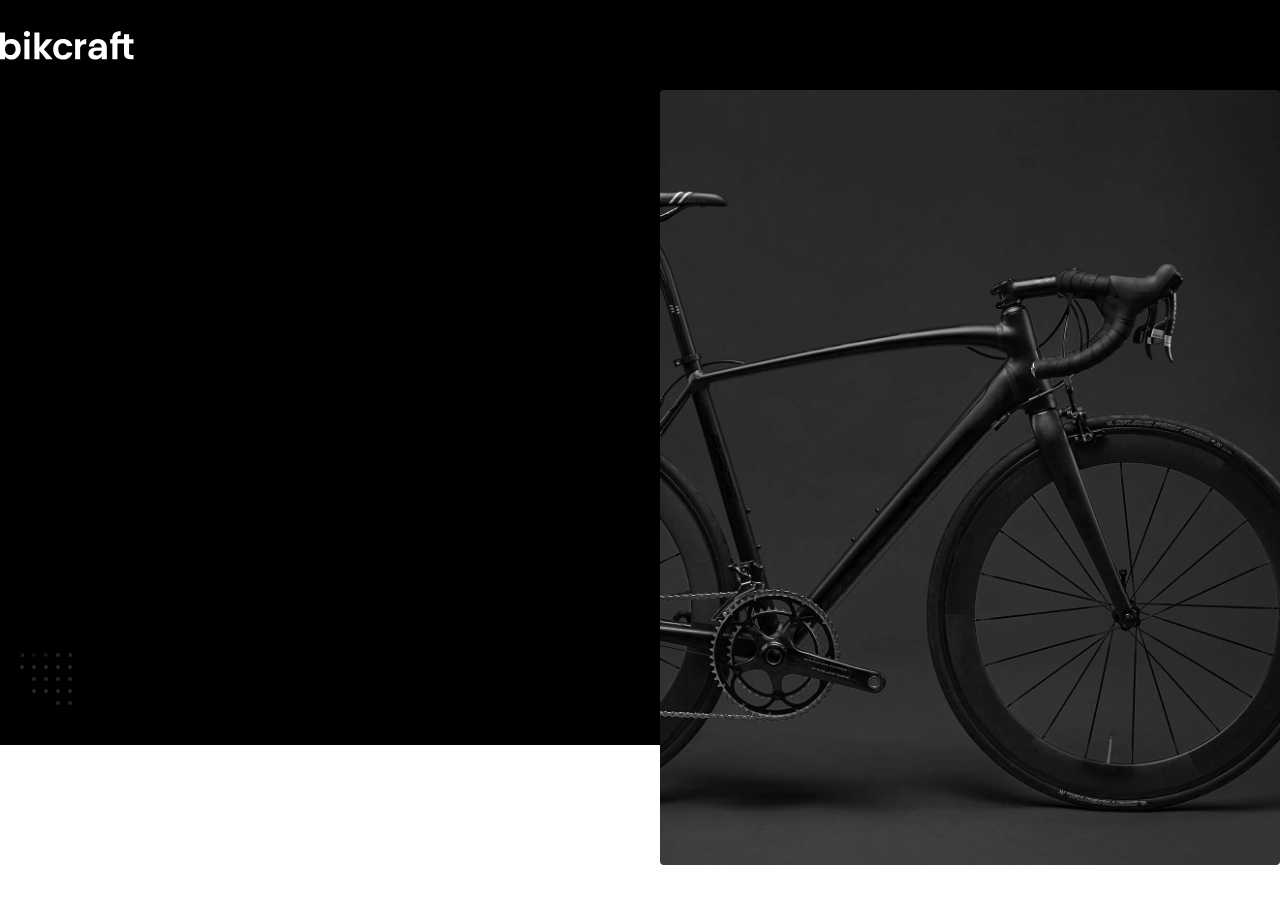
<file: index.html>
<!DOCTYPE html>
<html lang="pt-br">

<head>
  <meta charset="UTF-8">
  <meta name="viewport" content="width=device-width, initial-scale=1.0">

  <title>Bikcraft - Bicicletas Elétricas</title>
  <meta name="description" content="Bicicletas elétricas de alta precisão e qualidade,  feitas sob medida para o cliente. Explore o mundo na sua velocidade com a Bikcraft.">
  <link rel="stylesheet" href="./css/style.css">
</head>

<body>
  <header class="header-bg">
    <div class="header">
      <a href="./">
        <img src="./img/bikcraft.svg" alt="Bikcraft">
      </a>

      <nav aria-label="primaria">
        <ul class="header-menu">
          <li><a href="./bicicletas.html">Bicicletas</a></li>
          <li><a href="./seguros.html">Seguros</a></li>
          <li><a href="./contato.html">Contato</a></li>
        </ul>
      </nav>
    </div>
  </header>

  <main class="introducao-bg">
    <div class="introducao">
      <div class="introducao-conteudo">
        <h1>Bicicletas feitas sob medidas<span>.</span></h1>
        <p>Bicicletas elétricas de alta precisão e qualidade, feitas sob medida para você. Explore o mundo na sua velocidade com a Bikcraft.</p>
        <a href="./bicicletas.html">Escolha a sua</a>
      </div>
      <div><img src="./img/fotos/introducao.jpg" alt=""></div>
    </div>
  </main>
</body>

</html>
</file>
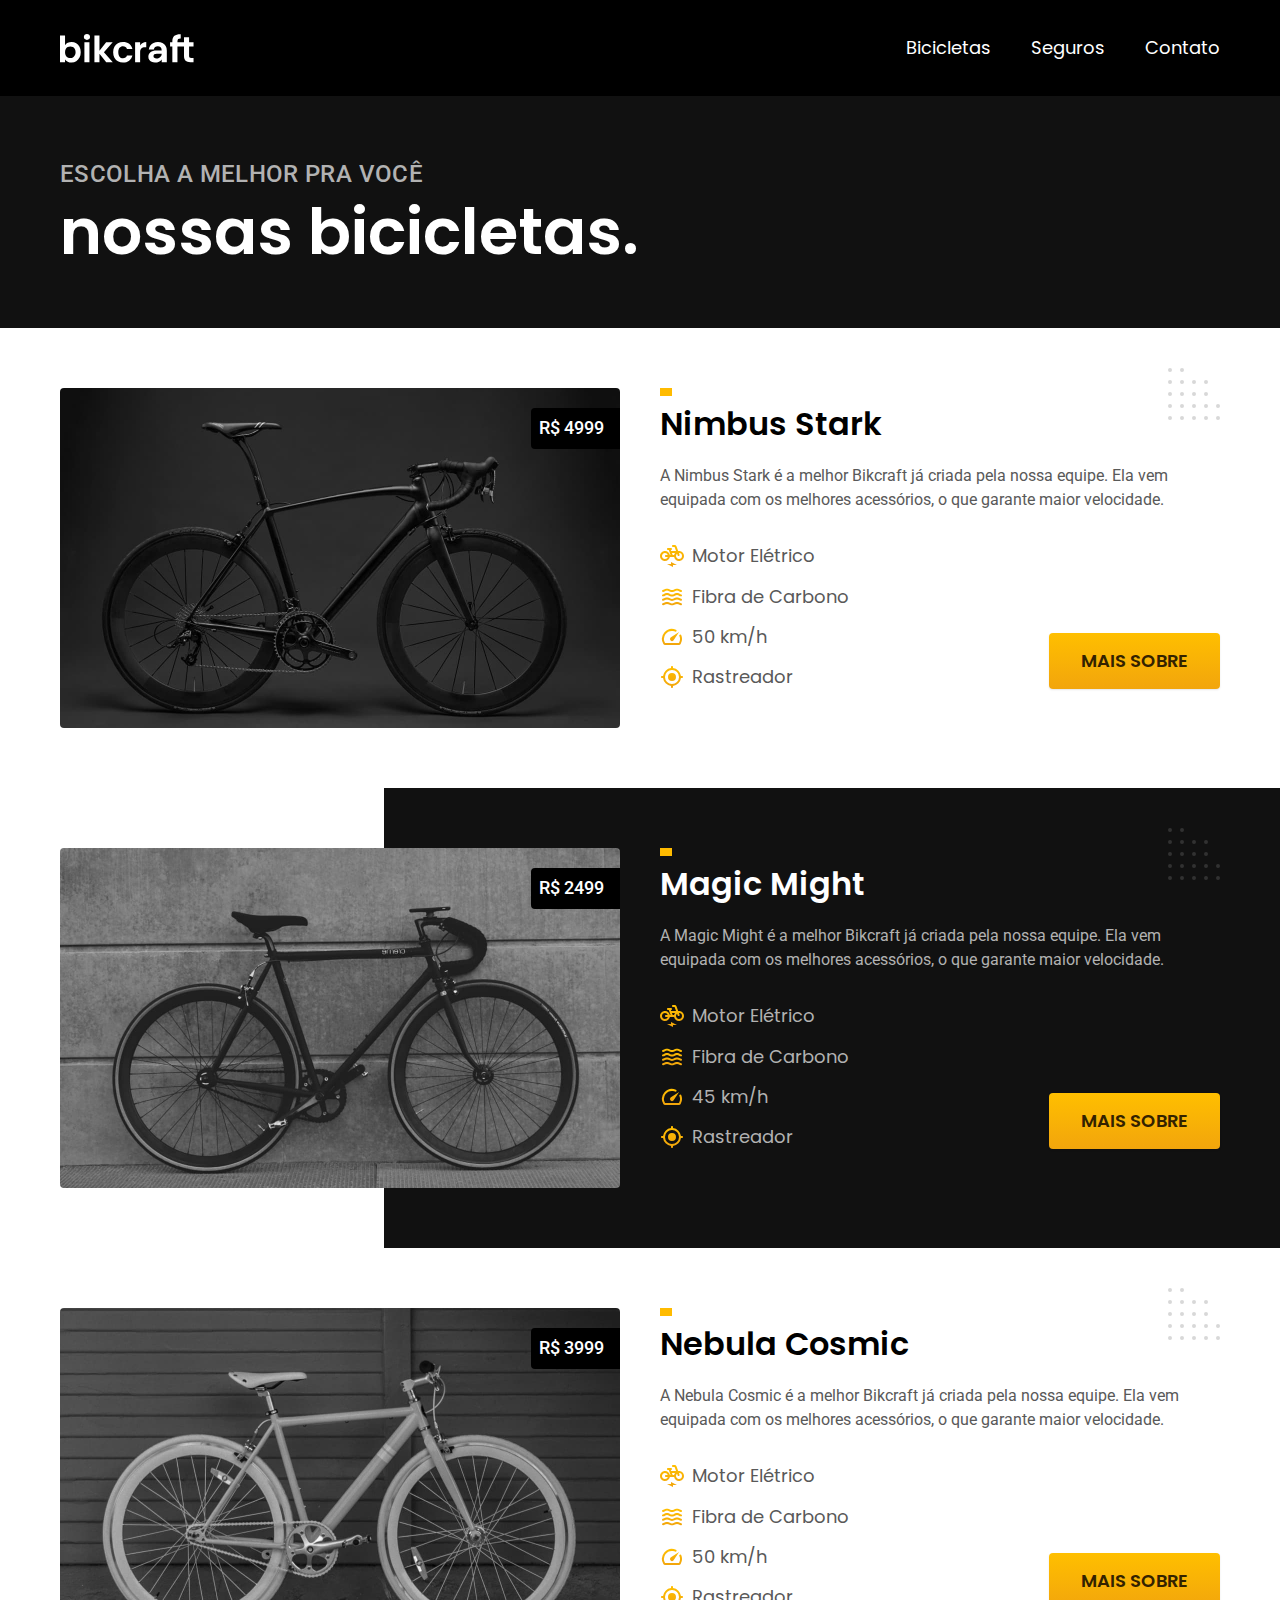
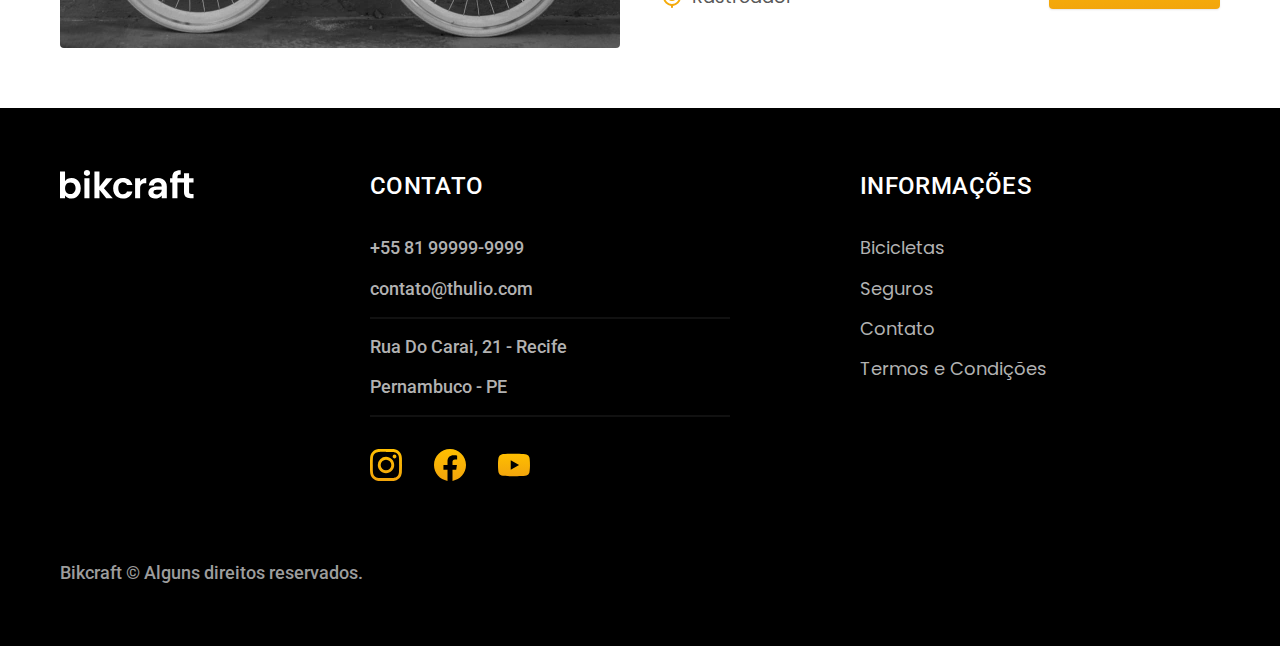
<file: bicicletas.html>
<!DOCTYPE html>
<html lang="pt-br">

<head>
  <meta charset="UTF-8">
  <meta name="viewport" content="width=device-width, initial-scale=1.0">

  <title>Bicicletas / Bikcraft</title>
  <meta name="description" content="Bicicletas elétricas de alta precisão e qualidade,  feitas sob medida para o cliente. Explore o mundo na sua velocidade com a Bikcraft.">

  <link rel="stylesheet" href="./css/style.css">
</head>

<body id="bicicletas">
  <header class="header-bg">
    <div class="header container">
      <a href="./">
        <img src="./img/bikcraft.svg" alt="Bikcraft">
      </a>

      <nav aria-label="primaria">
        <ul class="header-menu font-1-m cor-0">
          <li><a href="./bicicletas.html">Bicicletas</a></li>
          <li><a href="./seguros.html">Seguros</a></li>
          <li><a href="./contato.html">Contato</a></li>
        </ul>
      </nav>
    </div>
  </header>

  <main>
    <div class="titulo-bg">
      <div class="titulo container">
        <p class="font-2-l-b cor-5">Escolha a melhor pra você</p>
        <h1 class="font-1-xxl cor-0">nossas bicicletas<span cor-p1>.</span></h1>
      </div>
    </div>



    <div class="bicicletas container">
      <div class="bicicletas-imagem">
        <img src="./img/bicicletas/nimbus.jpg" alt="Bicicleta preta">
        <span class="font-2-m cor-0">R$ 4999</span>
      </div>
      <div class="bicicletas-conteudo">
        <h2 class="font-1-xl">Nimbus Stark</h2>
        <p class="font-2-s cor-8">A Nimbus Stark é a melhor Bikcraft já criada pela nossa equipe. Ela vem equipada com os melhores acessórios, o que garante maior velocidade.</p>
        <ul class="font-1-m cor-8">
          <li>
            <img src="./img/icones/eletrica.svg" alt="">
            Motor Elétrico
          </li>
          <li>
            <img src="./img/icones/carbono.svg" alt="">
            Fibra de Carbono
          </li>
          <li>
            <img src="./img/icones/velocidade.svg" alt="">
            50 km/h
          </li>
          <li>
            <img src="./img/icones/rastreador.svg" alt="">
            Rastreador
          </li>
        </ul>
        <a class="botao seta" href="./bicicletas/nimbus.html">Mais Sobre</a>
      </div>
    </div>

    <div class="bicicletas-bg">
      <div class="bicicletas container">
        <div class="bicicletas-imagem">
          <img src="./img/bicicletas/magic.jpg" alt="Bicicleta preta">
          <span class="font-2-m cor-0">R$ 2499</span>
        </div>
        <div class="bicicletas-conteudo">
          <h2 class="font-1-xl cor-0">Magic Might</h2>
          <p class="font-2-s cor-5">A Magic Might é a melhor Bikcraft já criada pela nossa equipe. Ela vem equipada com os melhores acessórios, o que garante maior velocidade.</p>
          <ul class="font-1-m cor-5">
            <li>
              <img src="./img/icones/eletrica.svg" alt="">
              Motor Elétrico
            </li>
            <li>
              <img src="./img/icones/carbono.svg" alt="">
              Fibra de Carbono
            </li>
            <li>
              <img src="./img/icones/velocidade.svg" alt="">
              45 km/h
            </li>
            <li>
              <img src="./img/icones/rastreador.svg" alt="">
              Rastreador
            </li>
          </ul>
          <a class="botao seta" href="./bicicletas/magic.html">Mais Sobre</a>
        </div>
      </div>
    </div>

    <div class="bicicletas container">
      <div class="bicicletas-imagem">
        <img src="./img/bicicletas/nebula.jpg" alt="Bicicleta preta">
        <span class="font-2-m cor-0">R$ 3999</span>
      </div>
      <div class="bicicletas-conteudo">
        <h2 class="font-1-xl">Nebula Cosmic</h2>
        <p class="font-2-s cor-8">A Nebula Cosmic é a melhor Bikcraft já criada pela nossa equipe. Ela vem equipada com os melhores acessórios, o que garante maior velocidade.</p>
        <ul class="font-1-m cor-8">
          <li>
            <img src="./img/icones/eletrica.svg" alt="">
            Motor Elétrico
          </li>
          <li>
            <img src="./img/icones/carbono.svg" alt="">
            Fibra de Carbono
          </li>
          <li>
            <img src="./img/icones/velocidade.svg" alt="">
            50 km/h
          </li>
          <li>
            <img src="./img/icones/rastreador.svg" alt="">
            Rastreador
          </li>
        </ul>
        <a class="botao seta" href="./bicicletas/nebula.html">Mais Sobre</a>
      </div>
    </div>

  </main>

  <footer class="footer-bg">
    <div class="footer container">
      <img src="./img/bikcraft.svg" alt="">
      <div class="footer-contato">
        <h3 class="font-2-l-b cor-0">Contato</h3>
        <ul class="font-2-m cor-5">
          <li><a href="tel:+558199999">+55 81 99999-9999</a></li>
          <li><a href="mailto:contato@thulio.com">contato@thulio.com</a></li>
          <li>Rua Do Carai, 21 - Recife</li>
          <li>Pernambuco - PE</li>
        </ul>
        <div class="footer-redes">
          <a href="./">
            <img src="./img/redes/instagram-p.svg" alt="">
          </a>
          <a href="./">
            <img src="./img/redes/facebook-p.svg" alt="">
          </a>
          <a href="./">
            <img src="./img/redes/youtube-p.svg" alt="">
          </a>
          </a>
        </div>
      </div>
      <div class="footer-informacoes">
        <h3 class="font-2-l-b cor-0">Informações</h3>
        <nav>
          <ul class="font-1-m cor-5">
            <li><a href="./bicicletas.html">Bicicletas</a></li>
            <li><a href="./seguros.html">Seguros</a></li>
            <li><a href="./contato.html">Contato</a></li>
            <li><a href="./termos.html">Termos e Condições</a></li>
          </ul>
        </nav>
      </div>
      <p class=" footer-copy font-2-m cor-6">Bikcraft © Alguns direitos reservados.</p>
    </div>
  </footer>
</body>

</html>
</file>
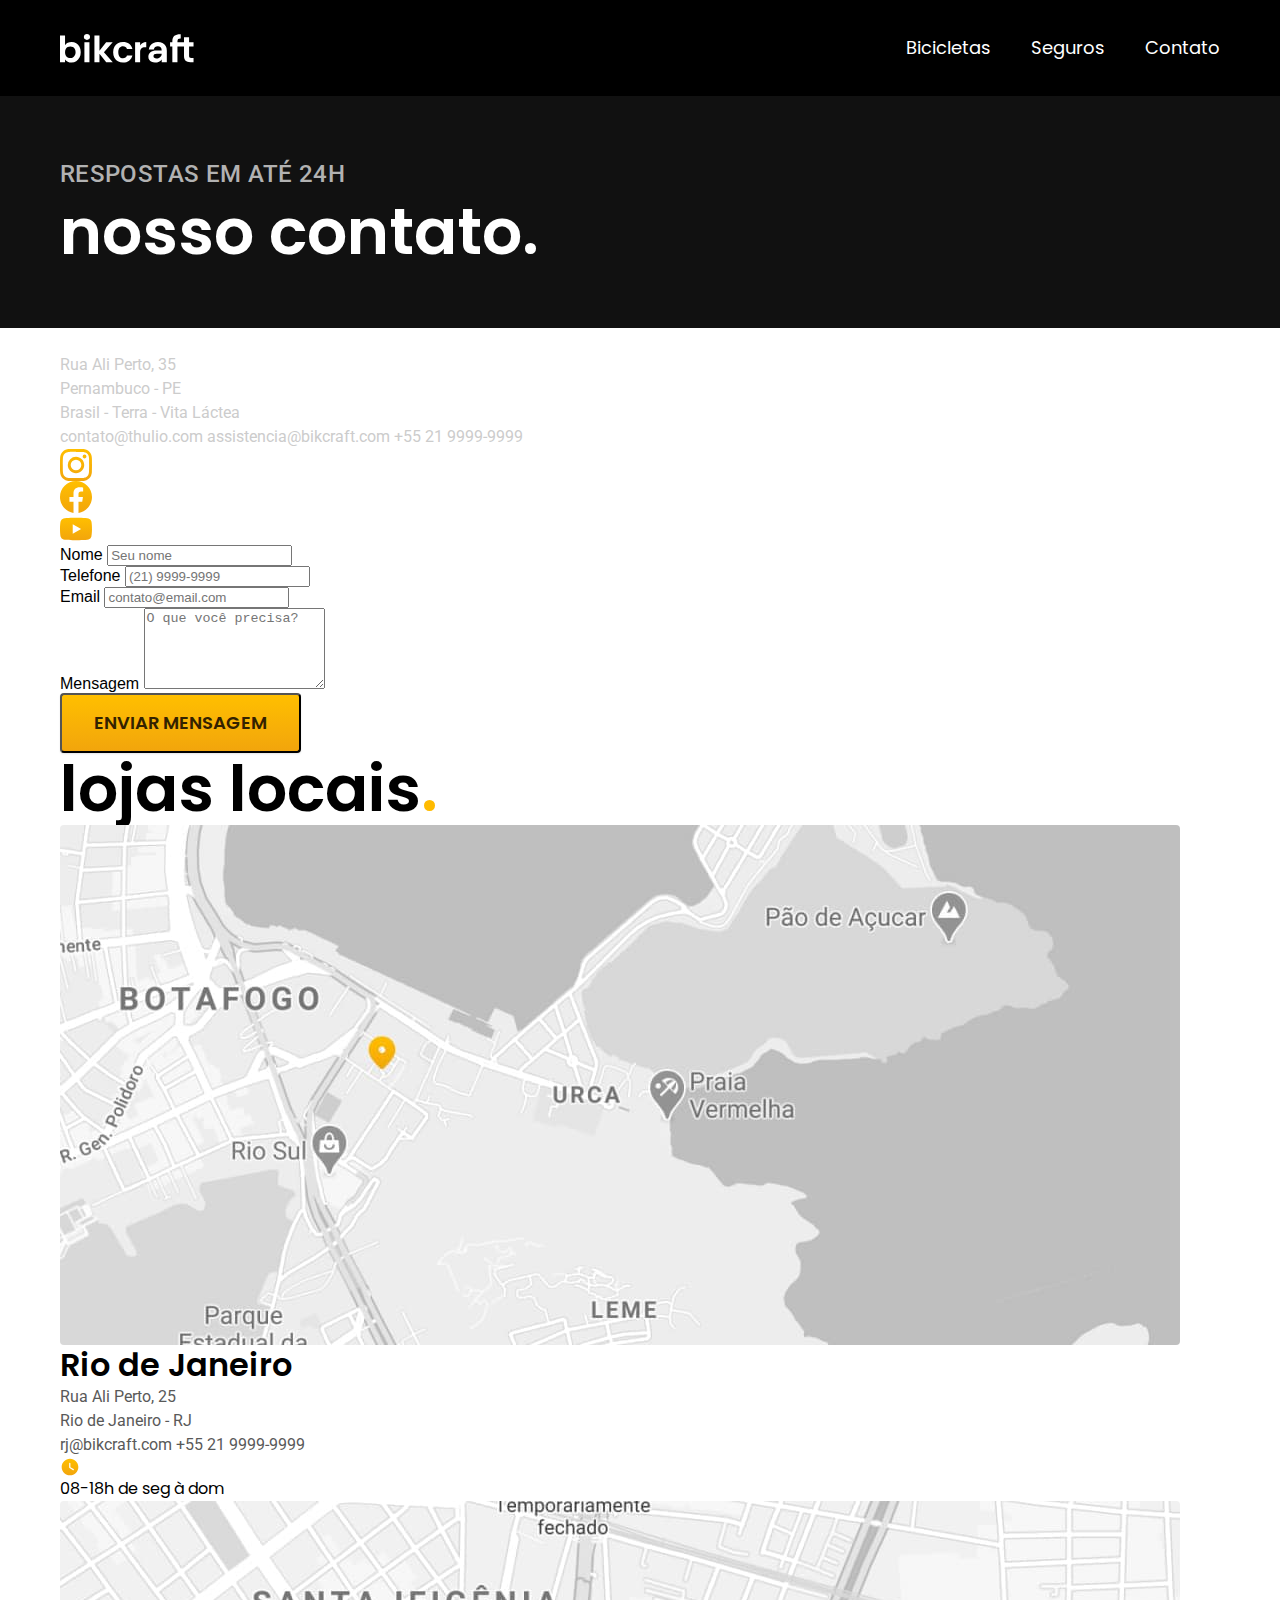
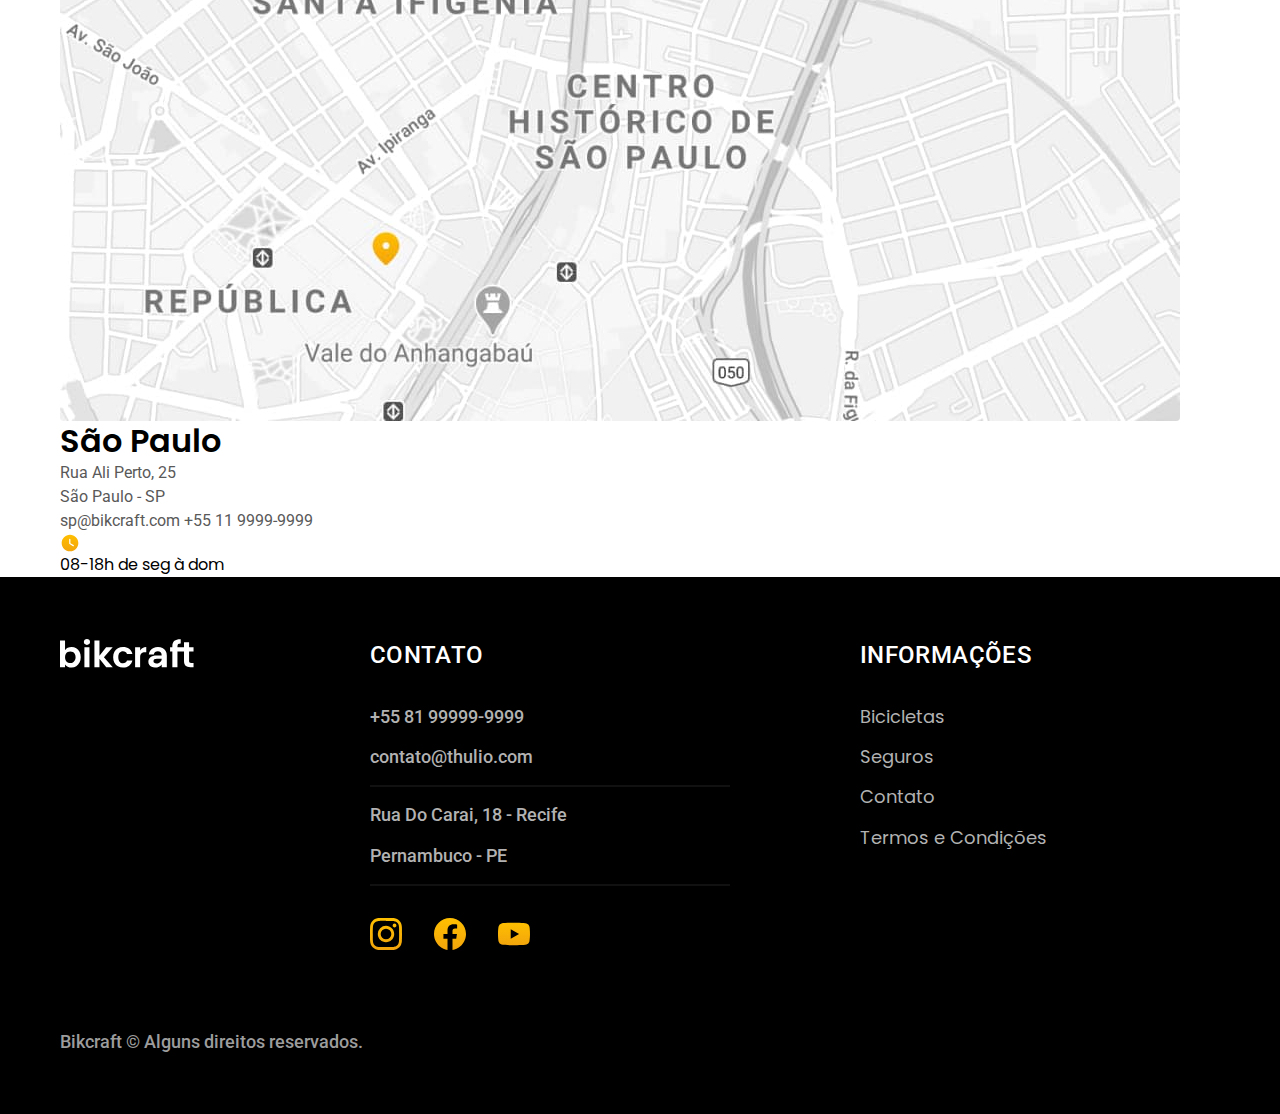
<file: contato.html>
<!DOCTYPE html>
<html lang="pt-br">

<head>
  <meta charset="UTF-8">
  <meta name="viewport" content="width=device-width, initial-scale=1.0">

  <title>Contato / Bikcraft</title>
  <meta name="description" content="Bicicletas elétricas de alta precisão e qualidade,  feitas sob medida para o cliente. Explore o mundo na sua velocidade com a Bikcraft.">

  <link rel="stylesheet" href="./css/style.css">
</head>

<body id="contato">
  <header class="header-bg">
    <div class="header container">
      <a href="./">
        <img src="./img/bikcraft.svg" alt="Bikcraft">
      </a>

      <nav aria-label="primaria">
        <ul class="header-menu font-1-m cor-0">
          <li><a href="./bicicletas.html">Bicicletas</a></li>
          <li><a href="./seguros.html">Seguros</a></li>
          <li><a href="./contato.html">Contato</a></li>
        </ul>
      </nav>
    </div>
  </header>

  <main>
    <div class="titulo-bg">
      <div class="titulo container">
        <p class="font-2-l-b cor-5">Respostas em até 24h</p>
        <h1 class="font-1-xxl cor-0">nosso contato<span cor-p1>.</span></h1>
      </div>
    </div>

    <div class="contato container">
      <section class="contato-dados" aria-label="Endereço">
        <h2 class="font-1-m cor-0">Loja Online</h2>
        <div class="contato-endereco font-2-s cor-4">
          <p>Rua Ali Perto, 35</p>
          <p>Pernambuco - PE</p>
          <p>Brasil - Terra - Vita Láctea</p>
        </div>
        <address class="contato-meios font-2-s cor-4">
          <a href="mailto:contato@bikcraft.com">contato@thulio.com</a>
          <a href="mailto:assistencia@bikcraft.com">assistencia@bikcraft.com</a>
          <a href="tel:+552199999999"> +55 21 9999-9999</a>
        </address>
        <div class="contato-redes">
          <a href="./">
            <img src="./img/redes/instagram-p.svg" alt="Instagram">
          </a>
          <a href="./">
            <img src="./img/redes/facebook-p.svg" alt="Facebook">
          </a>
          <a href="./">
            <img src="./img/redes/youtube-p.svg" alt="Youtube">
          </a>
        </div>
      </section>
      <section class="contato-formulario" aria-label="Formulário">
        <form class="form" action="./contato.html">
          <div>
            <label for="nome">Nome</label>
            <input type="text" id="nome" name="nome" placeholder="Seu nome">
          </div>
          <div>
            <label for="telefone">Telefone</label>
            <input type="text" id="telefone" name="telefone" placeholder="(21) 9999-9999">
          </div>
          <div class="col-2">
            <label for="email">Email</label>
            <input type="email" id="email" name="email" placeholder="contato@email.com">
          </div>
          <div class="col-2">
            <label for="mensagem">Mensagem</label>
            <textarea rows="5" id="mensagem" name="mensagem" placeholder="O que você precisa?"></textarea>
          </div>
          <button class="botao col-2">Enviar Mensagem</button>
        </form>
      </section>
    </div>
  </main>
  
  <article class="lojas container">
    <h2 class="font-1-xxl">lojas locais<span class="cor-p1">.</span></h2>
    <div class="lojas-item">
      <img src="./img/lojas/rj.jpg" alt="mapa marcando o endereço em Rua Ali Perto, 25 - Rio de Janeiro - RJ">
      <div class="lojas-conteudo">
        <h3 class="font-1-xl">Rio de Janeiro</h3>
        <div class="lojas-dados font-2-s cor-8">
          <p>Rua Ali Perto, 25</p>
          <p>Rio de Janeiro - RJ</p>
        </div>
        <div class="lojas-dados font-2-s cor-8">
          <a href="mailto:rj@bikcraft.com">rj@bikcraft.com</a>
          <a href="tel:+552199999999">+55 21 9999-9999</a>
        </div>
        <p class="lojas-tempo font-1-s"><img src="./img/icones/horario.svg" alt="">08-18h de seg à dom</p>
      </div>
    </div>

    <div class="lojas-item">
      <img src="./img/lojas/sp.jpg" alt="mapa marcando o endereço em Rua Ali Perto, 25 - São Paulo - SP">
      <div class="lojas-conteudo">
        <h3 class="font-1-xl">São Paulo</h3>
        <div class="lojas-dados font-2-s cor-8">
          <p>Rua Ali Perto, 25</p>
          <p>São Paulo - SP</p>
        </div>
        <div class="lojas-dados font-2-s cor-8">
          <a href="mailto:sp@bikcraft.com">sp@bikcraft.com</a>
          <a href="tel:+551199999999">+55 11 9999-9999</a>
        </div>
        <p class="lojas-tempo font-1-s"><img src="./img/icones/horario.svg" alt="">08-18h de seg à dom</p>
      </div>
    </div>
  </article>

  <footer class="footer-bg">
    <div class="footer container">
      <img src="./img/bikcraft.svg" alt="">
      <div class="footer-contato">
        <h3 class="font-2-l-b cor-0">Contato</h3>
        <ul class="font-2-m cor-5">
          <li><a href="tel:+558199999">+55 81 99999-9999</a></li>
          <li><a href="mailto:contato@thulio.com">contato@thulio.com</a></li>
          <li>Rua Do Carai, 18 - Recife</li>
          <li>Pernambuco - PE</li>
        </ul>
        <div class="footer-redes">
          <a href="./">
            <img src="./img/redes/instagram-p.svg" alt="">
          </a>
          <a href="./">
            <img src="./img/redes/facebook-p.svg" alt="">
          </a>
          <a href="./">
            <img src="./img/redes/youtube-p.svg" alt="">
          </a>
          </a>
        </div>
      </div>
      <div class="footer-informacoes">
        <h3 class="font-2-l-b cor-0">Informações</h3>
        <nav>
          <ul class="font-1-m cor-5">
            <li><a href="./bicicletas.html">Bicicletas</a></li>
            <li><a href="./seguros.html">Seguros</a></li>
            <li><a href="./contato.html">Contato</a></li>
            <li><a href="./termos.html">Termos e Condições</a></li>
          </ul>
        </nav>
      </div>
      <p class=" footer-copy font-2-m cor-6">Bikcraft © Alguns direitos reservados.</p>
    </div>
  </footer>
</body>

</html>
</file>
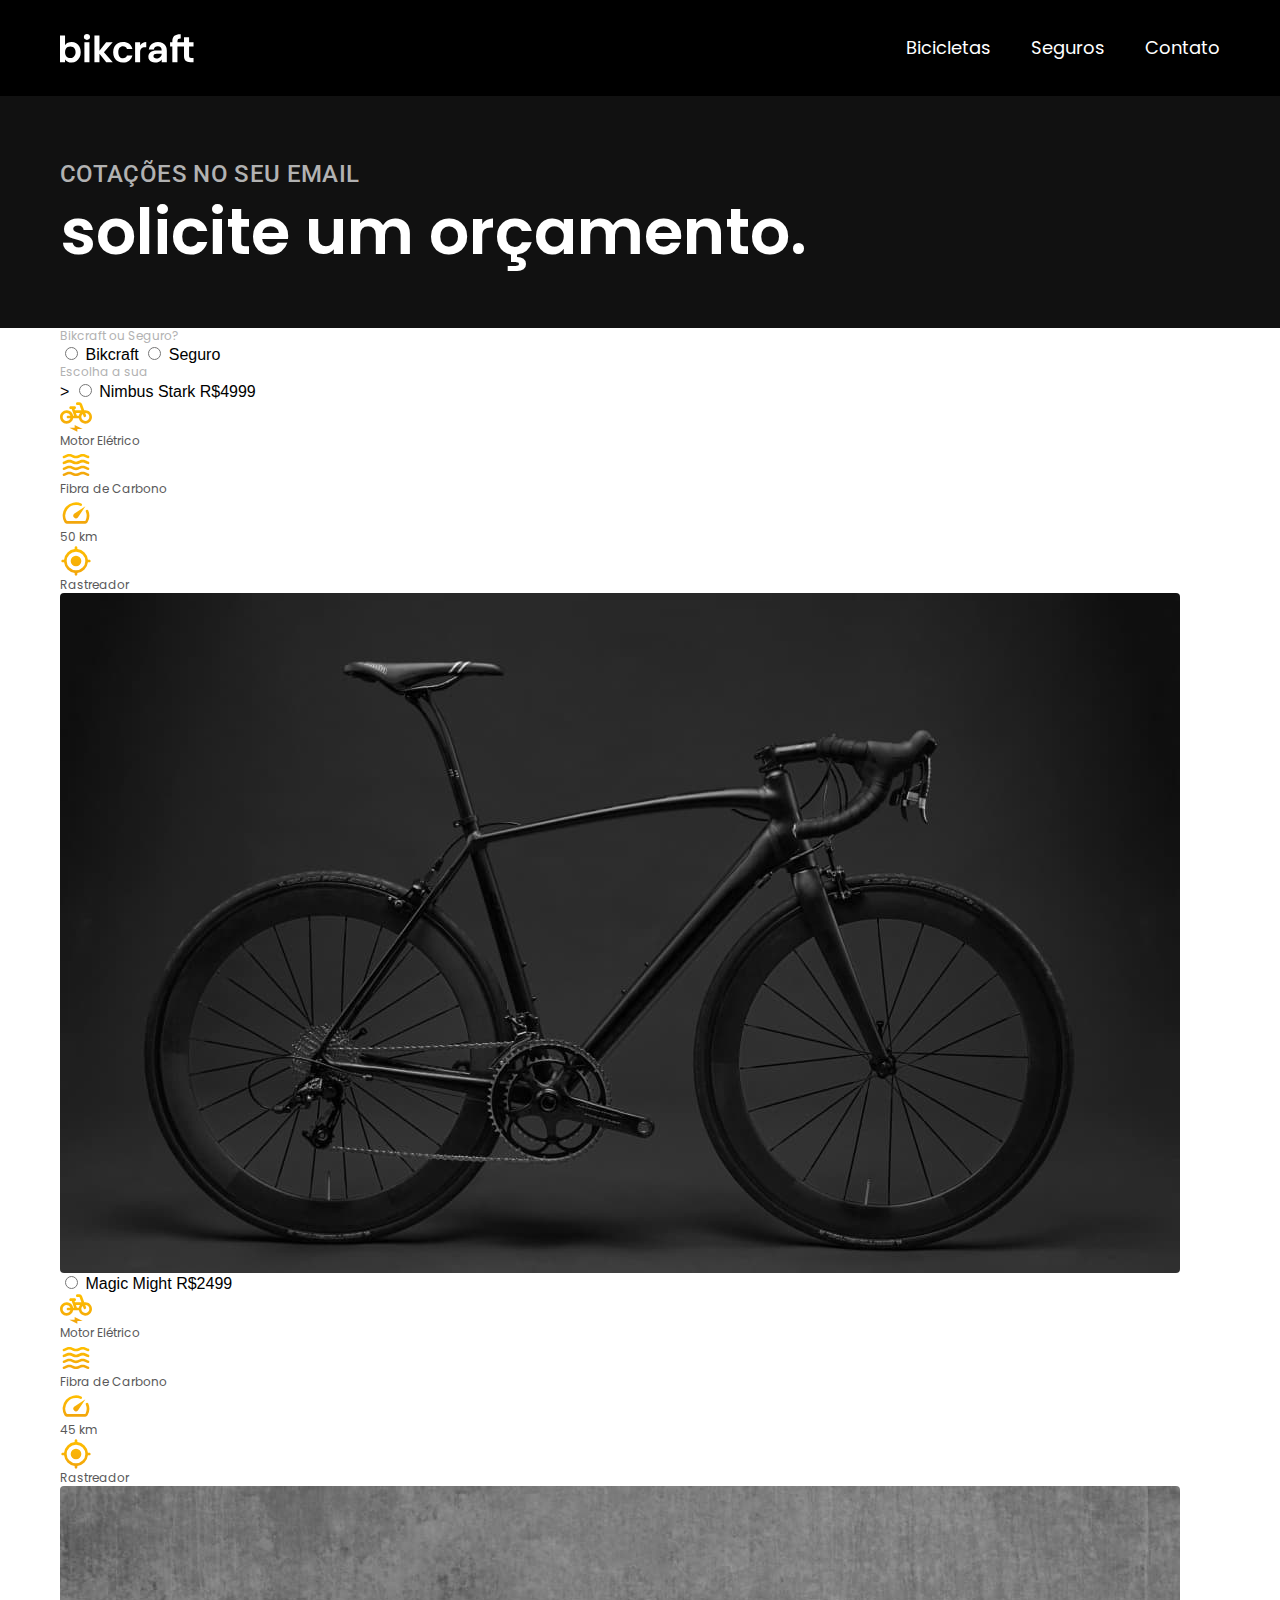
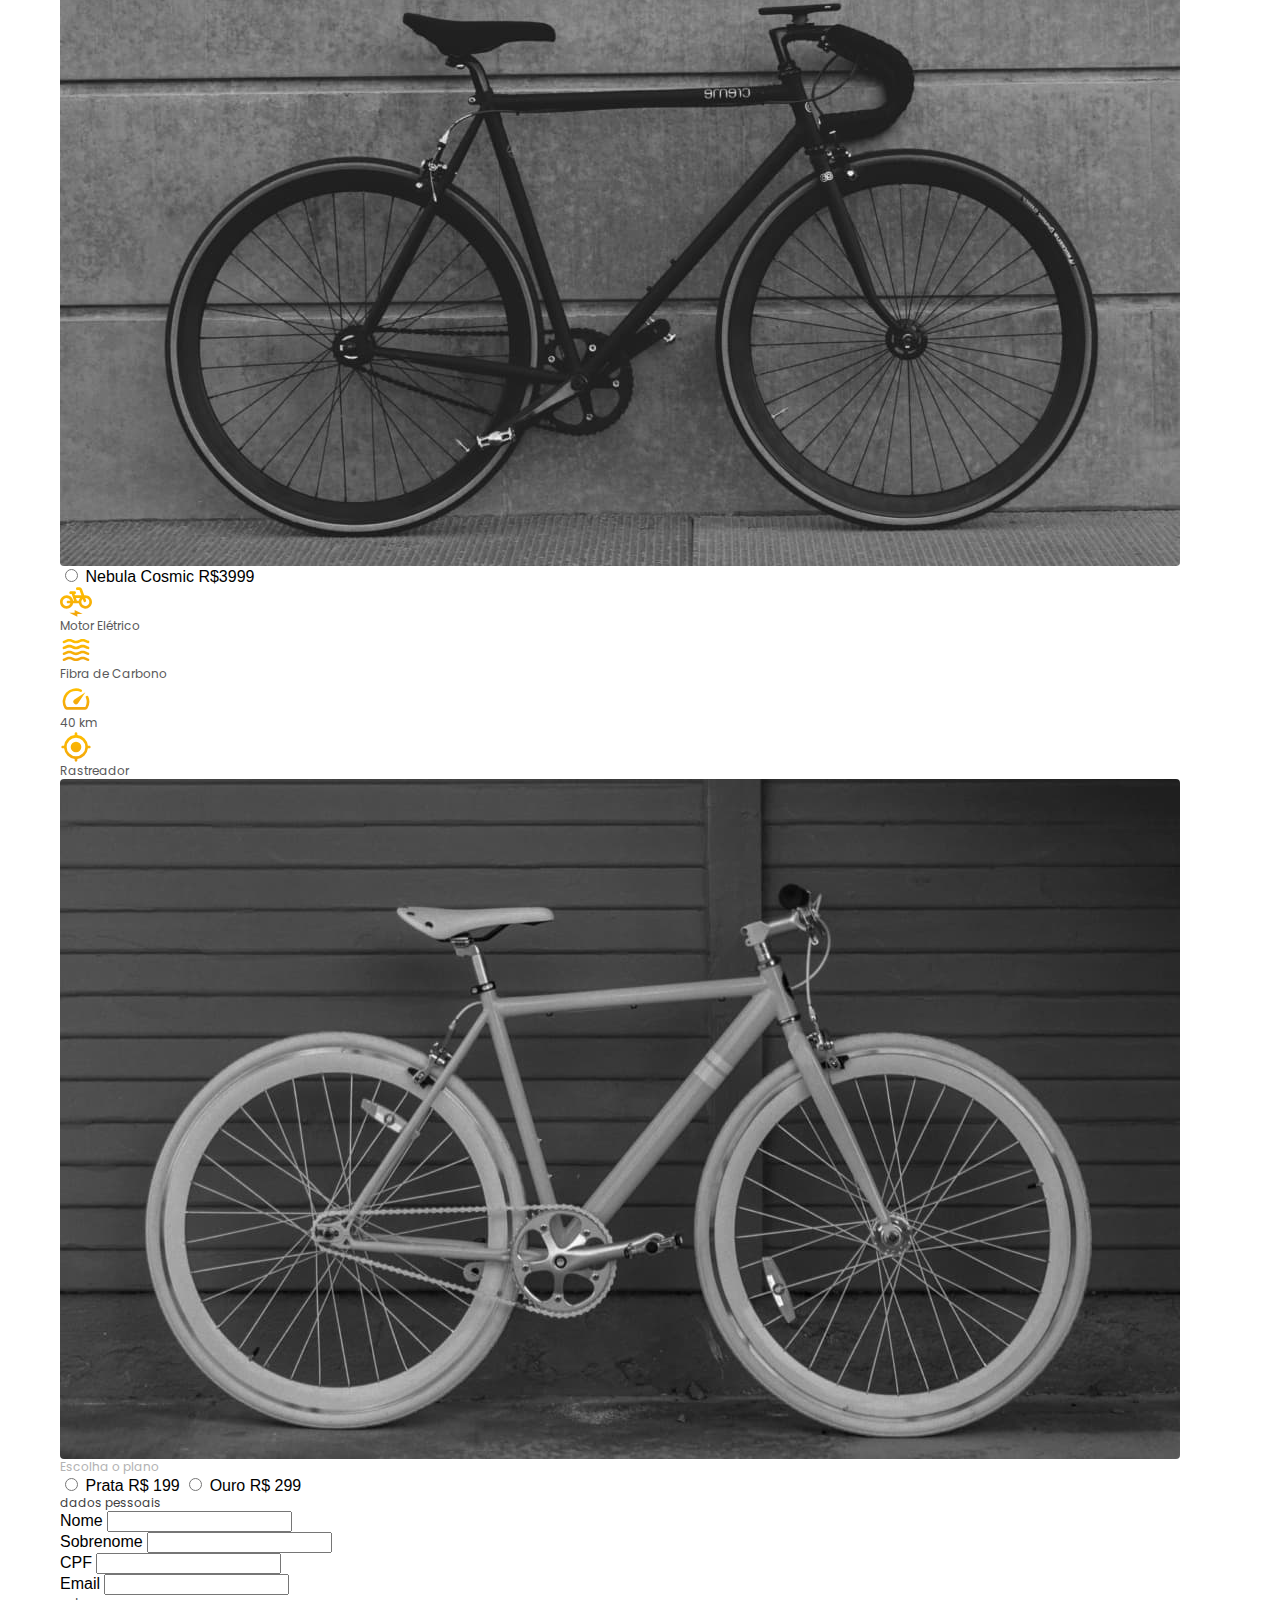
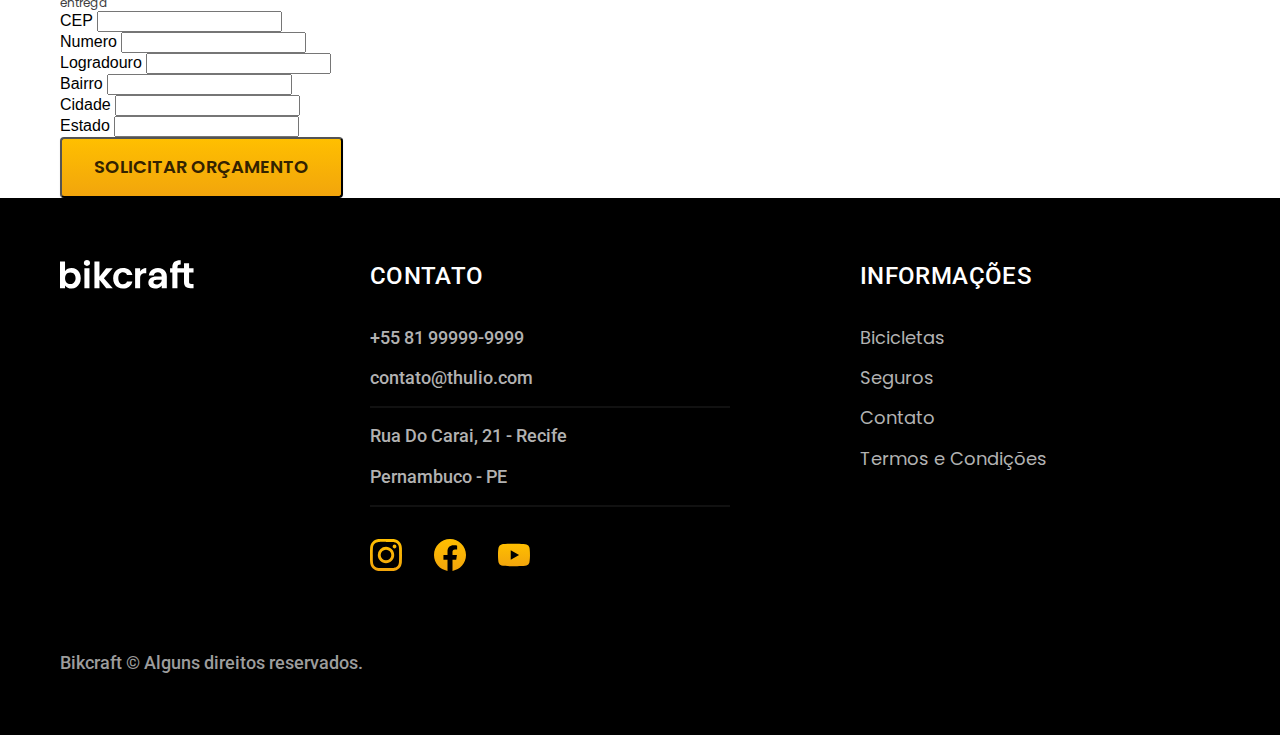
<file: orcamento.html>
<!DOCTYPE html>
<html lang="pt-br">

<head>
  <meta charset="UTF-8">
  <meta name="viewport" content="width=device-width, initial-scale=1.0">

  <title>Orçamento / Bikcraft</title>
  <meta name="description" content="Bicicletas elétricas de alta precisão e qualidade,  feitas sob medida para o cliente. Explore o mundo na sua velocidade com a Bikcraft.">

  <link rel="stylesheet" href="./css/style.css">
</head>

<body id="orcamento">
  <header class="header-bg">
    <div class="header container">
      <a href="./">
        <img src="./img/bikcraft.svg" alt="Bikcraft">
      </a>

      <nav aria-label="primaria">
        <ul class="header-menu font-1-m cor-0">
          <li><a href="./bicicletas.html">Bicicletas</a></li>
          <li><a href="./seguros.html">Seguros</a></li>
          <li><a href="./contato.html">Contato</a></li>
        </ul>
      </nav>
    </div>
  </header>

  <main>
    <div class="titulo-bg">
      <div class="titulo container">
        <p class="font-2-l-b cor-5">Cotações no seu email</p>
        <h1 class="font-1-xxl cor-0">solicite um orçamento<span cor-p1>.</span></h1>
      </div>
    </div>

    <form class="orcamento container" action="./orcamento.html">
      <div class="orcamento-produto">
        <h2 class="font-1-xs cor-5">Bikcraft ou Seguro?</h2>

        <input type="radio" name="tipo" value="bikcraft" id="bikcraft">
        <label for="bikcraft">Bikcraft</label>
        
        <input type="radio" name="tipo" value="seguro" id="seguro">
        <label for="seguro">Seguro</label>

        <div class="orcamento-conteudo" id="orcamento-bikcraft">
          <h2 class="font-1-xs cor-5">Escolha a sua </h2>>

          <input type="radio" name="produto" value="nimbus" id="nimbus">
          <label for="nimbus">Nimbus Stark <span>R$4999</span></label>
          <div class="orcamento-detalhe">
            <ul class="font-1-xs cor-8">
              <li><img src="./img/icones/eletrica.svg" alt="">Motor Elétrico</li>
              <li><img src="./img/icones/carbono.svg" alt="">Fibra de Carbono</li>
              <li><img src="./img/icones/velocidade.svg" alt="">50 km</li>
              <li><img src="./img/icones/rastreador.svg" alt="">Rastreador</li>
            </ul>
            <img src="./img/bicicletas/nimbus.jpg" alt="">
          </div>

          <input type="radio" name="produto" value="magic" id="magic">
          <label for="magic">Magic Might <span>R$2499</span></label>
          <div class="orcamento-detalhe">
            <ul class="font-1-xs cor-8">
              <li><img src="./img/icones/eletrica.svg" alt="">Motor Elétrico</li>
              <li><img src="./img/icones/carbono.svg" alt="">Fibra de Carbono</li>
              <li><img src="./img/icones/velocidade.svg" alt="">45 km</li>
              <li><img src="./img/icones/rastreador.svg" alt="">Rastreador</li>
            </ul>
            <img src="./img/bicicletas/magic.jpg" alt="">
          </div>
          <input type="radio" name="produto" value="nebula" id="nebula">
          <label for="nebula">Nebula Cosmic <span>R$3999</span></label>
          <div class="orcamento-detalhe">
            <ul class="font-1-xs cor-8">
              <li><img src="./img/icones/eletrica.svg" alt="">Motor Elétrico</li>
              <li><img src="./img/icones/carbono.svg" alt="">Fibra de Carbono</li>
              <li><img src="./img/icones/velocidade.svg" alt="">40 km</li>
              <li><img src="./img/icones/rastreador.svg" alt="">Rastreador</li>
            </ul>
            <img src="./img/bicicletas/nebula.jpg" alt="">
          </div>
        </div>

        <div class="orcamento-conteudo" id="orcamento-seguro">
          <h2 class="font-1-xs cor-5">Escolha o plano</h2>

          <input type="radio" name="produto" value="prata" id="prata">
          <label for="prata">Prata <span>R$ 199</span></label>

          <input type="radio" name="produto" value="ouro" id="ouro">
          <label for="ouro">Ouro <span>R$ 299</span></label>
        </div>

      </div>
      <div class="orcamento-dados form">
        <h2 class="font-1-xs cor-9 col-2">dados pessoais</h2>
        <div>
          <label for="nome">Nome</label>
          <input type="text" id="nome" name="nome">
        </div>
        <div>
          <label for="sobrenome">Sobrenome</label>
          <input type="text" id="sobrenome" name="sobrenome">
        </div>
        <div class="col-2">
          <label for="cpf">CPF</label>
          <input type="text" id="cpf" name="cpf">
        </div>
        <div class="col-2">
          <label for="email">Email</label>
          <input type="email" id="email" name="email">
        </div>
        <h2 class="font-1-xs cor-9 col-2">entrega</h2>
        <div>
          <label for="cep">CEP</label>
          <input type="text" id="cep" name="cep">
        </div>
        <div>
          <label for="numero">Numero</label>
          <input type="text" id="numero" name="numero">
        </div>
        <div>
          <label for="logradouro">Logradouro</label>
          <input type="text" id="logradouro" name="logradouro">
        </div>
        <div>
          <label for="bairro">Bairro</label>
          <input type="text" id="bairro" name="bairro">
        </div>
        <div>
          <label for="cidade">Cidade</label>
          <input type="text" id="cidade" name="cidade">
        </div>
        <div>
          <label for="estado">Estado</label>
          <input type="text" id="estado" name="estado">
        </div>
        <button class="botao col-2">Solicitar Orçamento</button>
      </div>
    </form>
  </main>


  <footer class="footer-bg">
    <div class="footer container">
      <img src="./img/bikcraft.svg" alt="">
      <div class="footer-contato">
        <h3 class="font-2-l-b cor-0">Contato</h3>
        <ul class="font-2-m cor-5">
          <li><a href="tel:+558199999">+55 81 99999-9999</a></li>
          <li><a href="mailto:contato@thulio.com">contato@thulio.com</a></li>
          <li>Rua Do Carai, 21 - Recife</li>
          <li>Pernambuco - PE</li>
        </ul>
        <div class="footer-redes">
          <a href="./">
            <img src="./img/redes/instagram-p.svg" alt="">
          </a>
          <a href="./">
            <img src="./img/redes/facebook-p.svg" alt="">
          </a>
          <a href="./">
            <img src="./img/redes/youtube-p.svg" alt="">
          </a>
          </a>
        </div>
      </div>
      <div class="footer-informacoes">
        <h3 class="font-2-l-b cor-0">Informações</h3>
        <nav>
          <ul class="font-1-m cor-5">
            <li><a href="./bicicletas.html">Bicicletas</a></li>
            <li><a href="./seguros.html">Seguros</a></li>
            <li><a href="./contato.html">Contato</a></li>
            <li><a href="./termos.html">Termos e Condições</a></li>
          </ul>
        </nav>
      </div>
      <p class=" footer-copy font-2-m cor-6">Bikcraft © Alguns direitos reservados.</p>
    </div>
  </footer>
</body>

</html>
</file>
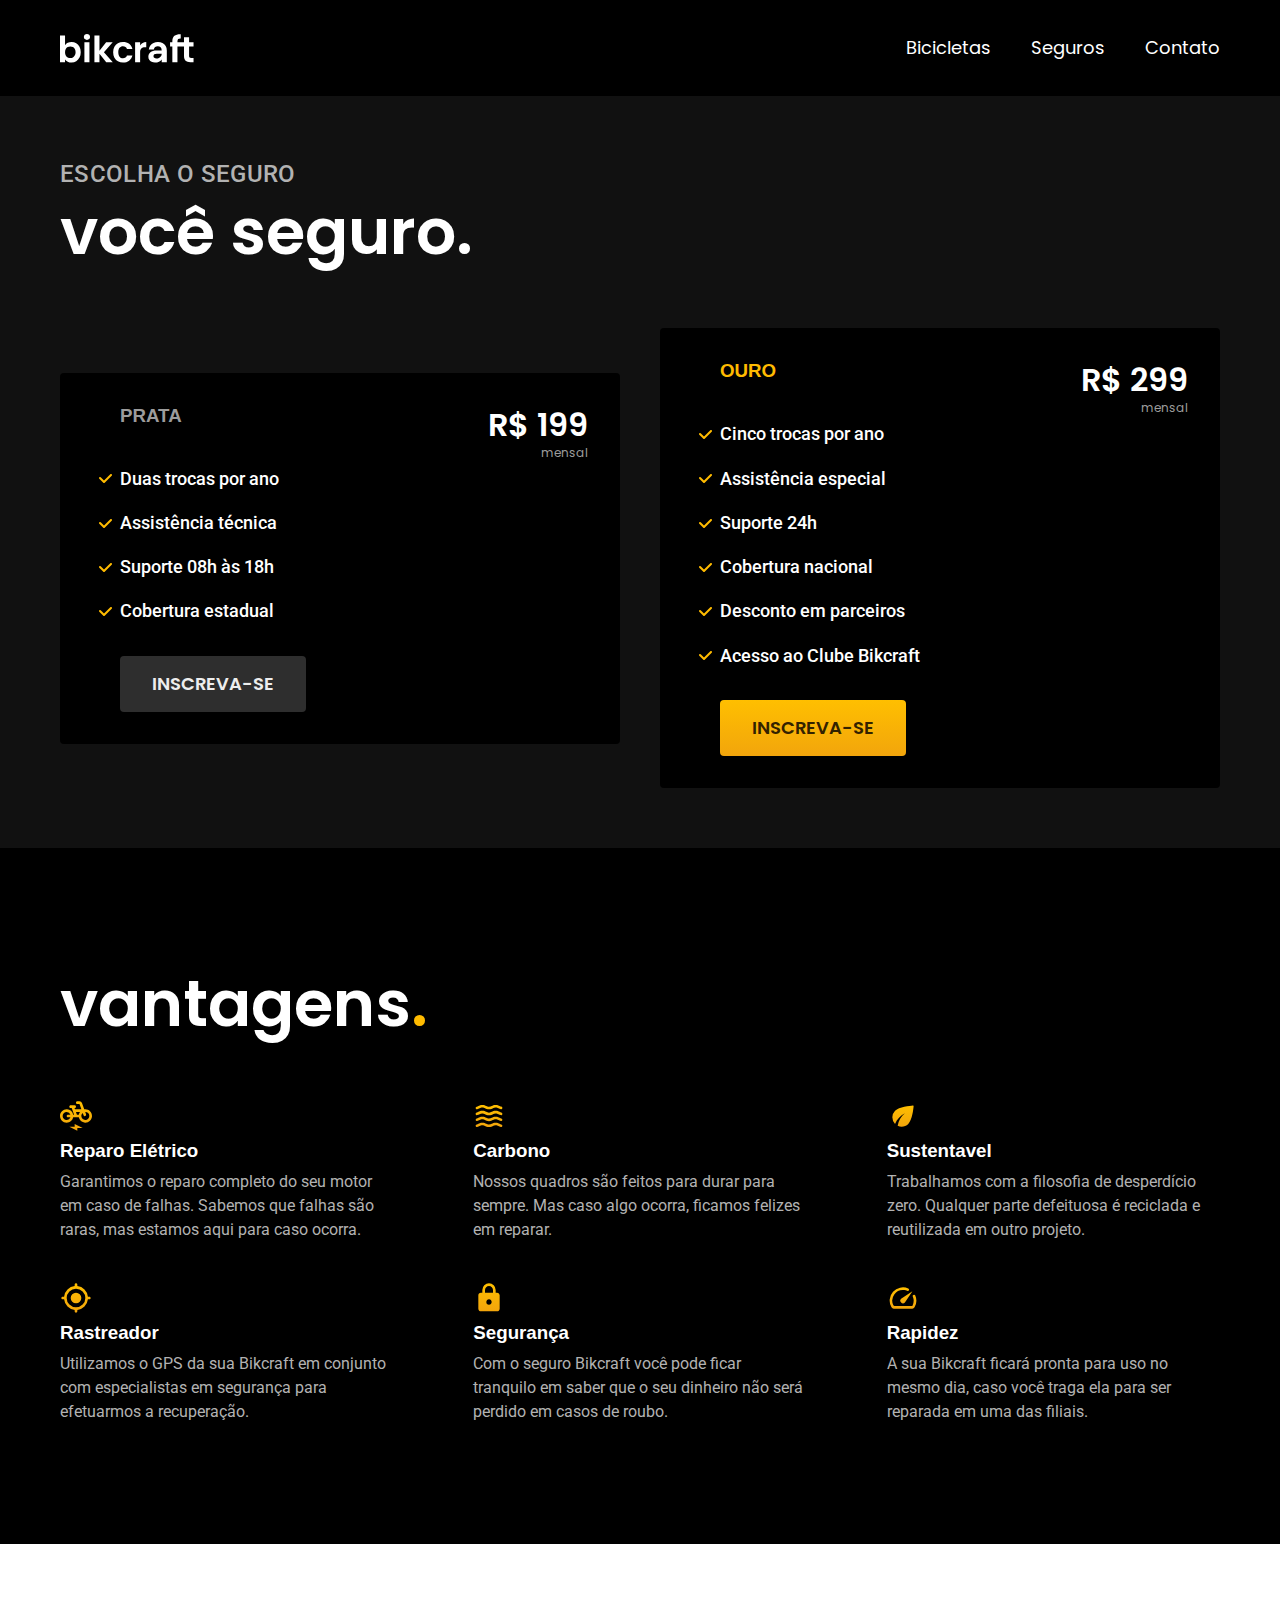
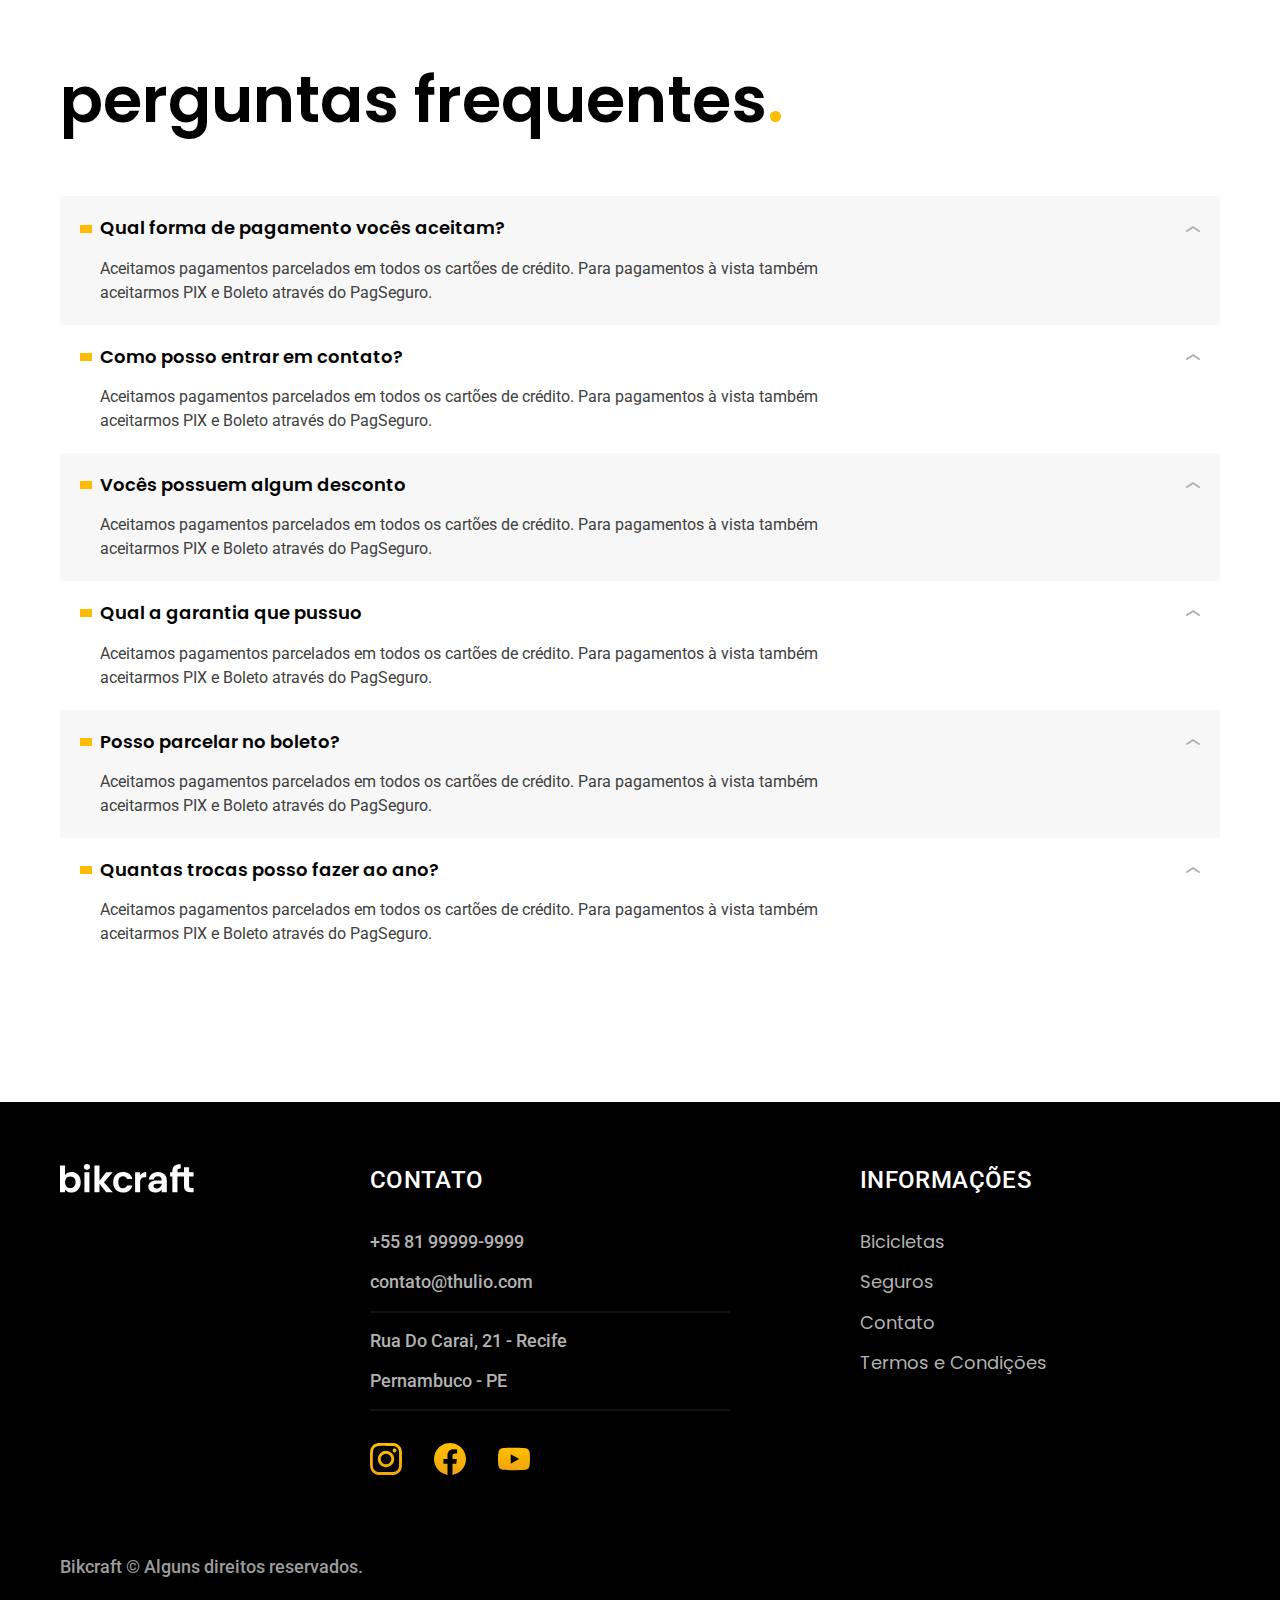
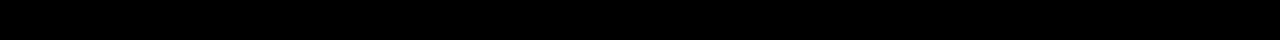
<file: seguros.html>
<!DOCTYPE html>
<html lang="pt-br">

<head>
  <meta charset="UTF-8">
  <meta name="viewport" content="width=device-width, initial-scale=1.0">

  <title>Seguros / Bikcraft</title>
  <meta name="description" content="Bicicletas elétricas de alta precisão e qualidade,  feitas sob medida para o cliente. Explore o mundo na sua velocidade com a Bikcraft.">

  <link rel="stylesheet" href="./css/style.css">
</head>

<body id="seguros">
  <header class="header-bg">
    <div class="header container">
      <a href="./">
        <img src="./img/bikcraft.svg" alt="Bikcraft">
      </a>

      <nav aria-label="primaria">
        <ul class="header-menu font-1-m cor-0">
          <li><a href="./bicicletas.html">Bicicletas</a></li>
          <li><a href="./seguros.html">Seguros</a></li>
          <li><a href="./contato.html">Contato</a></li>
        </ul>
      </nav>
    </div>
  </header>

  <main class="seguros-bg">
    <div class="titulo-bg">
      <div class="titulo container">
        <p class="font-2-l-b cor-5">Escolha o seguro</p>
        <h1 class="font-1-xxl cor-0">você seguro<span cor-p1>.</span></h1>
      </div>
    </div>

    <div class="seguros container">
      <div class="seguros-item">
        <h3 class="font-1-x1 cor-6">PRATA </h3>
        <span class="font-1-xl cor-0"> R$ 199 <span class="font-1-xs cor-6">mensal</span></span>
        <ul class="font-2-m cor-0">
          <li>Duas trocas por ano</li>
          <li>Assistência técnica</li>
          <li>Suporte 08h às 18h</li>
          <li>Cobertura estadual</li>
        </ul>
        <a class="botao secundario" href="./orcamento.html">Inscreva-se</a>
      </div>

      <div class="seguros-item">
        <h3 class="font-1-x1 cor-p1">OURO </h3>
        <span class="font-1-xl cor-0"> R$ 299 <span class="font-1-xs cor-6">mensal</span></span>
        <ul class="font-2-m cor-0">
          <li>Cinco trocas por ano</li>
          <li>Assistência especial</li>
          <li>Suporte 24h</li>
          <li>Cobertura nacional</li>
          <li>Desconto em parceiros</li>
          <li>Acesso ao Clube Bikcraft</li>
        </ul>
        <a class="botao" href="./orcamento.html">Inscreva-se</a>
      </div>
    </div>
  </main>

  <article class="vantagens-bg">
    <div class="vantagens container">
      <h2 class="font-1-xxl cor-0">vantagens<span class="cor-p1">.</span></h2>
      <ul>
        <li>
          <img src="./img/icones/eletrica.svg" alt="">
          <h3 class="font-1-1 cor-0">Reparo Elétrico</h3>
          <p class="font-2-s cor-5">Garantimos o reparo completo do seu motor em caso de falhas. Sabemos que falhas são raras, mas estamos aqui para caso ocorra.</p>
        </li>
        <li>
          <img src="./img/icones/carbono.svg" alt="">
          <h3 class="font-1-1 cor-0">Carbono</h3>
          <p class="font-2-s cor-5">Nossos quadros são feitos para durar para sempre. Mas caso algo ocorra, ficamos felizes em reparar.</p>
        </li>
        <li>
          <img src="./img/icones/sustentavel.svg" alt="">
          <h3 class="font-1-1 cor-0">Sustentavel</h3>
          <p class="font-2-s cor-5">Trabalhamos com a filosofia de desperdício zero. Qualquer parte defeituosa é reciclada e reutilizada em outro projeto.</p>
        </li>
        <li>
          <img src="./img/icones/rastreador.svg" alt="">
          <h3 class="font-1-1 cor-0">Rastreador</h3>
          <p class="font-2-s cor-5">Utilizamos o GPS da sua Bikcraft em conjunto com especialistas em segurança para efetuarmos a recuperação.</p>
        </li>
        <li>
          <img src="./img/icones/seguro.svg" alt="">
          <h3 class="font-1-1 cor-0">Segurança</h3>
          <p class="font-2-s cor-5">Com o seguro Bikcraft você pode ficar tranquilo em saber que o seu dinheiro não será perdido em casos de roubo.</p>
        </li>
        <li>
          <img src="./img/icones/velocidade.svg" alt="">
          <h3 class="font-1-1 cor-0">Rapidez</h3>
          <p class="font-2-s cor-5">A sua Bikcraft ficará pronta para uso no mesmo dia, caso você traga ela para ser reparada em uma das filiais.</p>
        </li>
      </ul>
    </div>
  </article>

  <article class="perguntas container">
    <h2 class="font-1-xxl">perguntas frequentes<span class="cor-p1">.</span></h2>

    <dl>
      <div>
        <dt class="font-1-m-b">Qual forma de pagamento vocês aceitam?</dt>
        <dd class="font-2-s cor-9">Aceitamos pagamentos parcelados em todos os cartões de crédito. Para pagamentos à vista também aceitarmos PIX e Boleto através do PagSeguro.</dd>
      </div>
      <div>
        <dt class="font-1-m-b">Como posso entrar em contato?</dt>
        <dd class="font-2-s cor-9">Aceitamos pagamentos parcelados em todos os cartões de crédito. Para pagamentos à vista também aceitarmos PIX e Boleto através do PagSeguro.</dd>
      </div>
      <div>
        <dt class="font-1-m-b">Vocês possuem algum desconto</dt>
        <dd class="font-2-s cor-9">Aceitamos pagamentos parcelados em todos os cartões de crédito. Para pagamentos à vista também aceitarmos PIX e Boleto através do PagSeguro.</dd>
      </div>
      <div>
        <dt class="font-1-m-b">Qual a garantia que pussuo</dt>
        <dd class="font-2-s cor-9">Aceitamos pagamentos parcelados em todos os cartões de crédito. Para pagamentos à vista também aceitarmos PIX e Boleto através do PagSeguro.</dd>
      </div>
      <div>
        <dt class="font-1-m-b">Posso parcelar no boleto?</dt>
        <dd class="font-2-s cor-9">Aceitamos pagamentos parcelados em todos os cartões de crédito. Para pagamentos à vista também aceitarmos PIX e Boleto através do PagSeguro.</dd>
      </div>
      <div>
        <dt class="font-1-m-b">Quantas trocas posso fazer ao ano?</dt>
        <dd class="font-2-s cor-9">Aceitamos pagamentos parcelados em todos os cartões de crédito. Para pagamentos à vista também aceitarmos PIX e Boleto através do PagSeguro.</dd>
      </div>
    </dl>
  </article>

  <footer class="footer-bg">
    <div class="footer container">
      <img src="./img/bikcraft.svg" alt="">
      <div class="footer-contato">
        <h3 class="font-2-l-b cor-0">Contato</h3>
        <ul class="font-2-m cor-5">
          <li><a href="tel:+558199999">+55 81 99999-9999</a></li>
          <li><a href="mailto:contato@thulio.com">contato@thulio.com</a></li>
          <li>Rua Do Carai, 21 - Recife</li>
          <li>Pernambuco - PE</li>
        </ul>
        <div class="footer-redes">
          <a href="./">
            <img src="./img/redes/instagram-p.svg" alt="">
          </a>
          <a href="./">
            <img src="./img/redes/facebook-p.svg" alt="">
          </a>
          <a href="./">
            <img src="./img/redes/youtube-p.svg" alt="">
          </a>
          </a>
        </div>
      </div>
      <div class="footer-informacoes">
        <h3 class="font-2-l-b cor-0">Informações</h3>
        <nav>
          <ul class="font-1-m cor-5">
            <li><a href="./bicicletas.html">Bicicletas</a></li>
            <li><a href="./seguros.html">Seguros</a></li>
            <li><a href="./contato.html">Contato</a></li>
            <li><a href="./termos.html">Termos e Condições</a></li>
          </ul>
        </nav>
      </div>
      <p class=" footer-copy font-2-m cor-6">Bikcraft © Alguns direitos reservados.</p>
    </div>
  </footer>
</body>

</html>
</file>
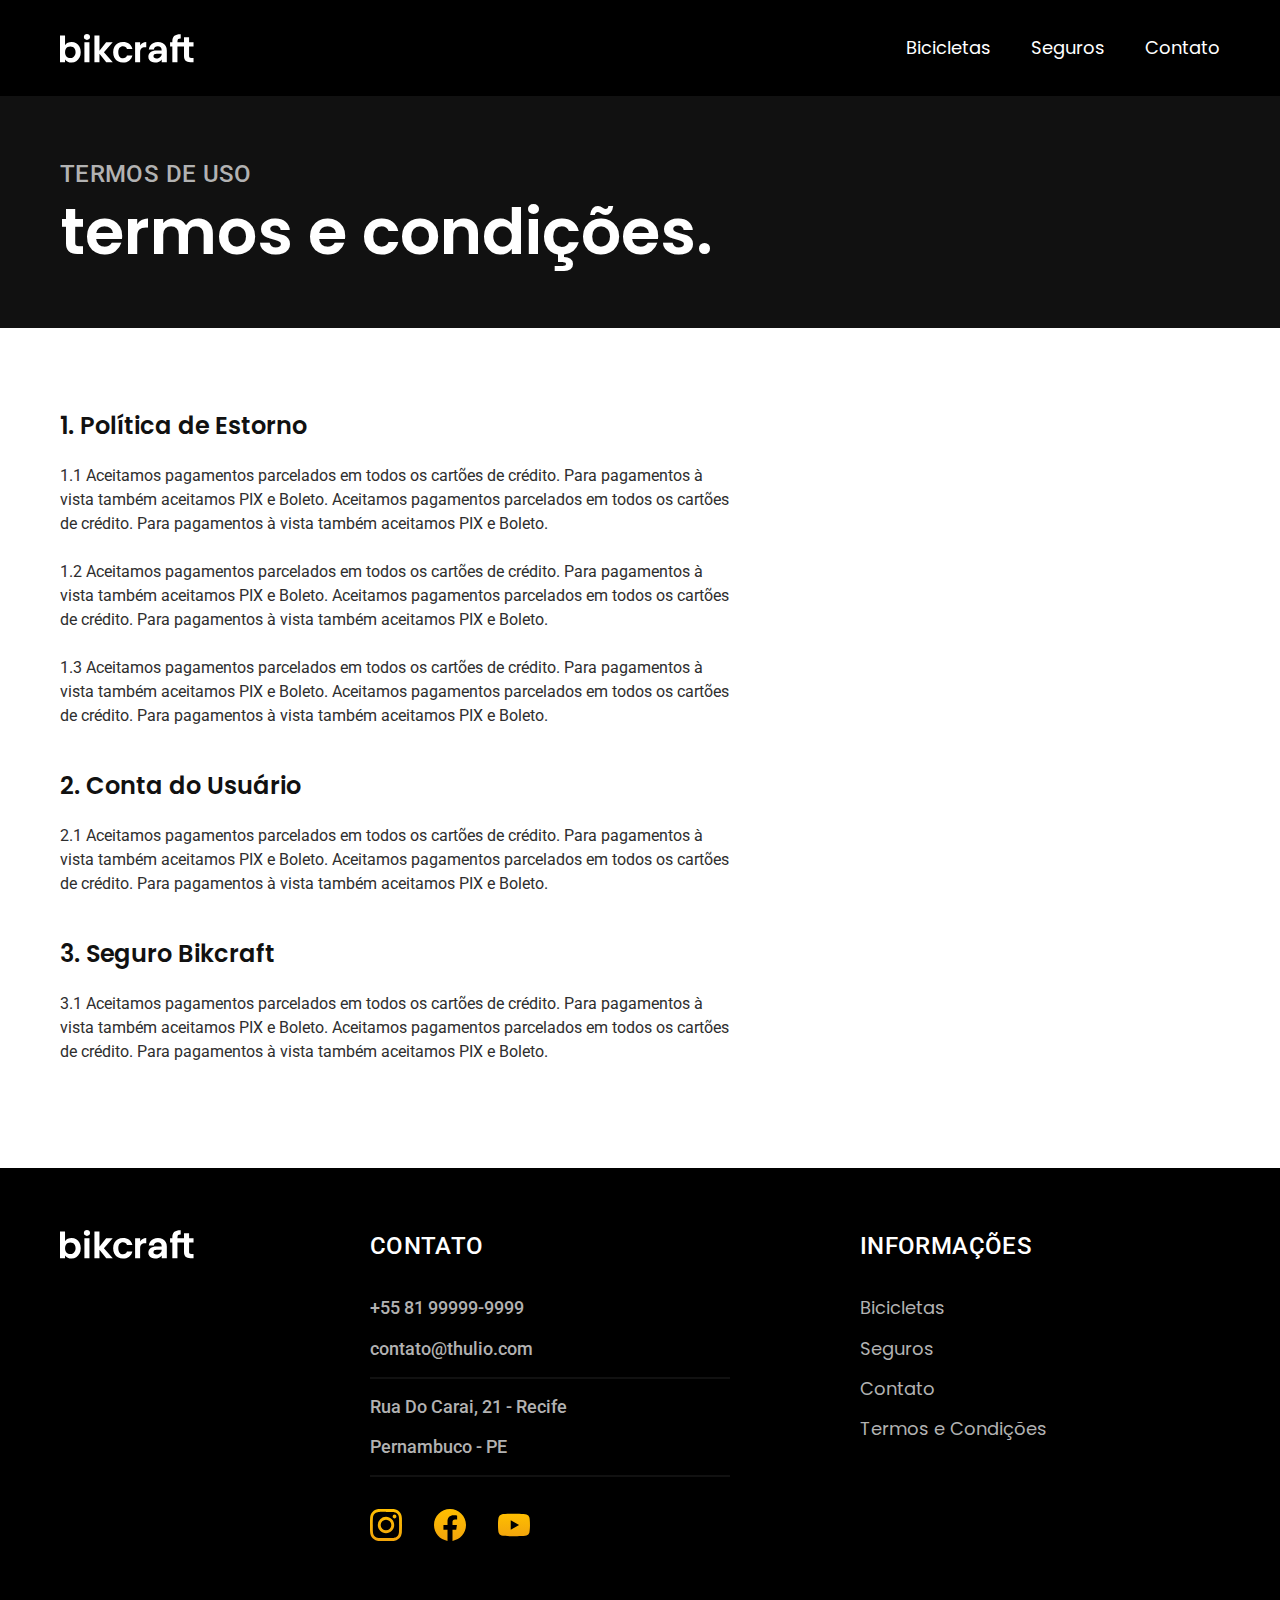
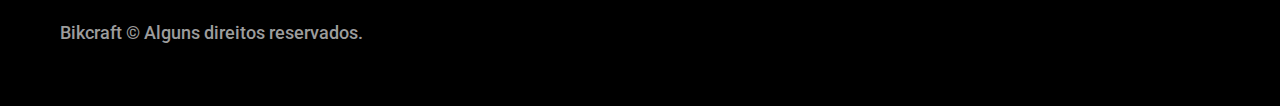
<file: termos.html>
<!DOCTYPE html>
<html lang="pt-br">

<head>
  <meta charset="UTF-8">
  <meta name="viewport" content="width=device-width, initial-scale=1.0">

  <title>Termos e Condições / Bikcraft</title>
  <meta name="description" content="Bicicletas elétricas de alta precisão e qualidade,  feitas sob medida para o cliente. Explore o mundo na sua velocidade com a Bikcraft.">

  <link rel="stylesheet" href="./css/style.css">
</head>

<body>
  <header class="header-bg">
    <div class="header container">
      <a href="./">
        <img src="./img/bikcraft.svg" alt="Bikcraft">
      </a>

      <nav aria-label="primaria">
        <ul class="header-menu font-1-m cor-0">
          <li><a href="./bicicletas.html">Bicicletas</a></li>
          <li><a href="./seguros.html">Seguros</a></li>
          <li><a href="./contato.html">Contato</a></li>
        </ul>
      </nav>
    </div>
  </header>

  <main>
    <div class="titulo-bg">
      <div class="titulo container">
        <p class="font-2-l-b cor-5">Termos de uso</p>
        <h1 class="font-1-xxl cor-0">termos e condições<span cor-p1>.</span></h1>
      </div>
    </div>

    <div class="termos font-2-s cor-10 container">
      <h2 class="font-1-l cor-11">1. Política de Estorno</h2>
      <p>1.1 Aceitamos pagamentos parcelados em todos os cartões de crédito. Para pagamentos à vista também aceitamos PIX e Boleto. Aceitamos pagamentos parcelados em todos os cartões de crédito. Para pagamentos à vista também aceitamos PIX e Boleto.</p>
      <p>1.2 Aceitamos pagamentos parcelados em todos os cartões de crédito. Para pagamentos à vista também aceitamos PIX e Boleto. Aceitamos pagamentos parcelados em todos os cartões de crédito. Para pagamentos à vista também aceitamos PIX e Boleto.</p>
      <p>1.3 Aceitamos pagamentos parcelados em todos os cartões de crédito. Para pagamentos à vista também aceitamos PIX e Boleto. Aceitamos pagamentos parcelados em todos os cartões de crédito. Para pagamentos à vista também aceitamos PIX e Boleto.</p>
      <h2 class="font-1-l cor-11">2. Conta do Usuário</h2>
      <p>2.1 Aceitamos pagamentos parcelados em todos os cartões de crédito. Para pagamentos à vista também aceitamos PIX e Boleto. Aceitamos pagamentos parcelados em todos os cartões de crédito. Para pagamentos à vista também aceitamos PIX e Boleto.</p>
      <h2 class="font-1-l cor-11">3. Seguro Bikcraft</h2>
      <p>3.1 Aceitamos pagamentos parcelados em todos os cartões de crédito. Para pagamentos à vista também aceitamos PIX e Boleto. Aceitamos pagamentos parcelados em todos os cartões de crédito. Para pagamentos à vista também aceitamos PIX e Boleto.</p>
  </main>

  <footer class="footer-bg">
    <div class="footer container">
      <img src="./img/bikcraft.svg" alt="">
      <div class="footer-contato">
        <h3 class="font-2-l-b cor-0">Contato</h3>
        <ul class="font-2-m cor-5">
          <li><a href="tel:+558199999">+55 81 99999-9999</a></li>
          <li><a href="mailto:contato@thulio.com">contato@thulio.com</a></li>
          <li>Rua Do Carai, 21 - Recife</li>
          <li>Pernambuco - PE</li>
        </ul>
        <div class="footer-redes">
          <a href="./">
            <img src="./img/redes/instagram-p.svg" alt="">
          </a>
          <a href="./">
            <img src="./img/redes/facebook-p.svg" alt="">
          </a>
          <a href="./">
            <img src="./img/redes/youtube-p.svg" alt="">
          </a>
          </a>
        </div>
      </div>
      <div class="footer-informacoes">
        <h3 class="font-2-l-b cor-0">Informações</h3>
        <nav>
          <ul class="font-1-m cor-5">
            <li><a href="./bicicletas.html">Bicicletas</a></li>
            <li><a href="./seguros.html">Seguros</a></li>
            <li><a href="./contato.html">Contato</a></li>
            <li><a href="./termos.html">Termos e Condições</a></li>
          </ul>
        </nav>
      </div>
      <p class=" footer-copy font-2-m cor-6">Bikcraft © Alguns direitos reservados.</p>
    </div>
  </footer>
</body>

</html>
</file>
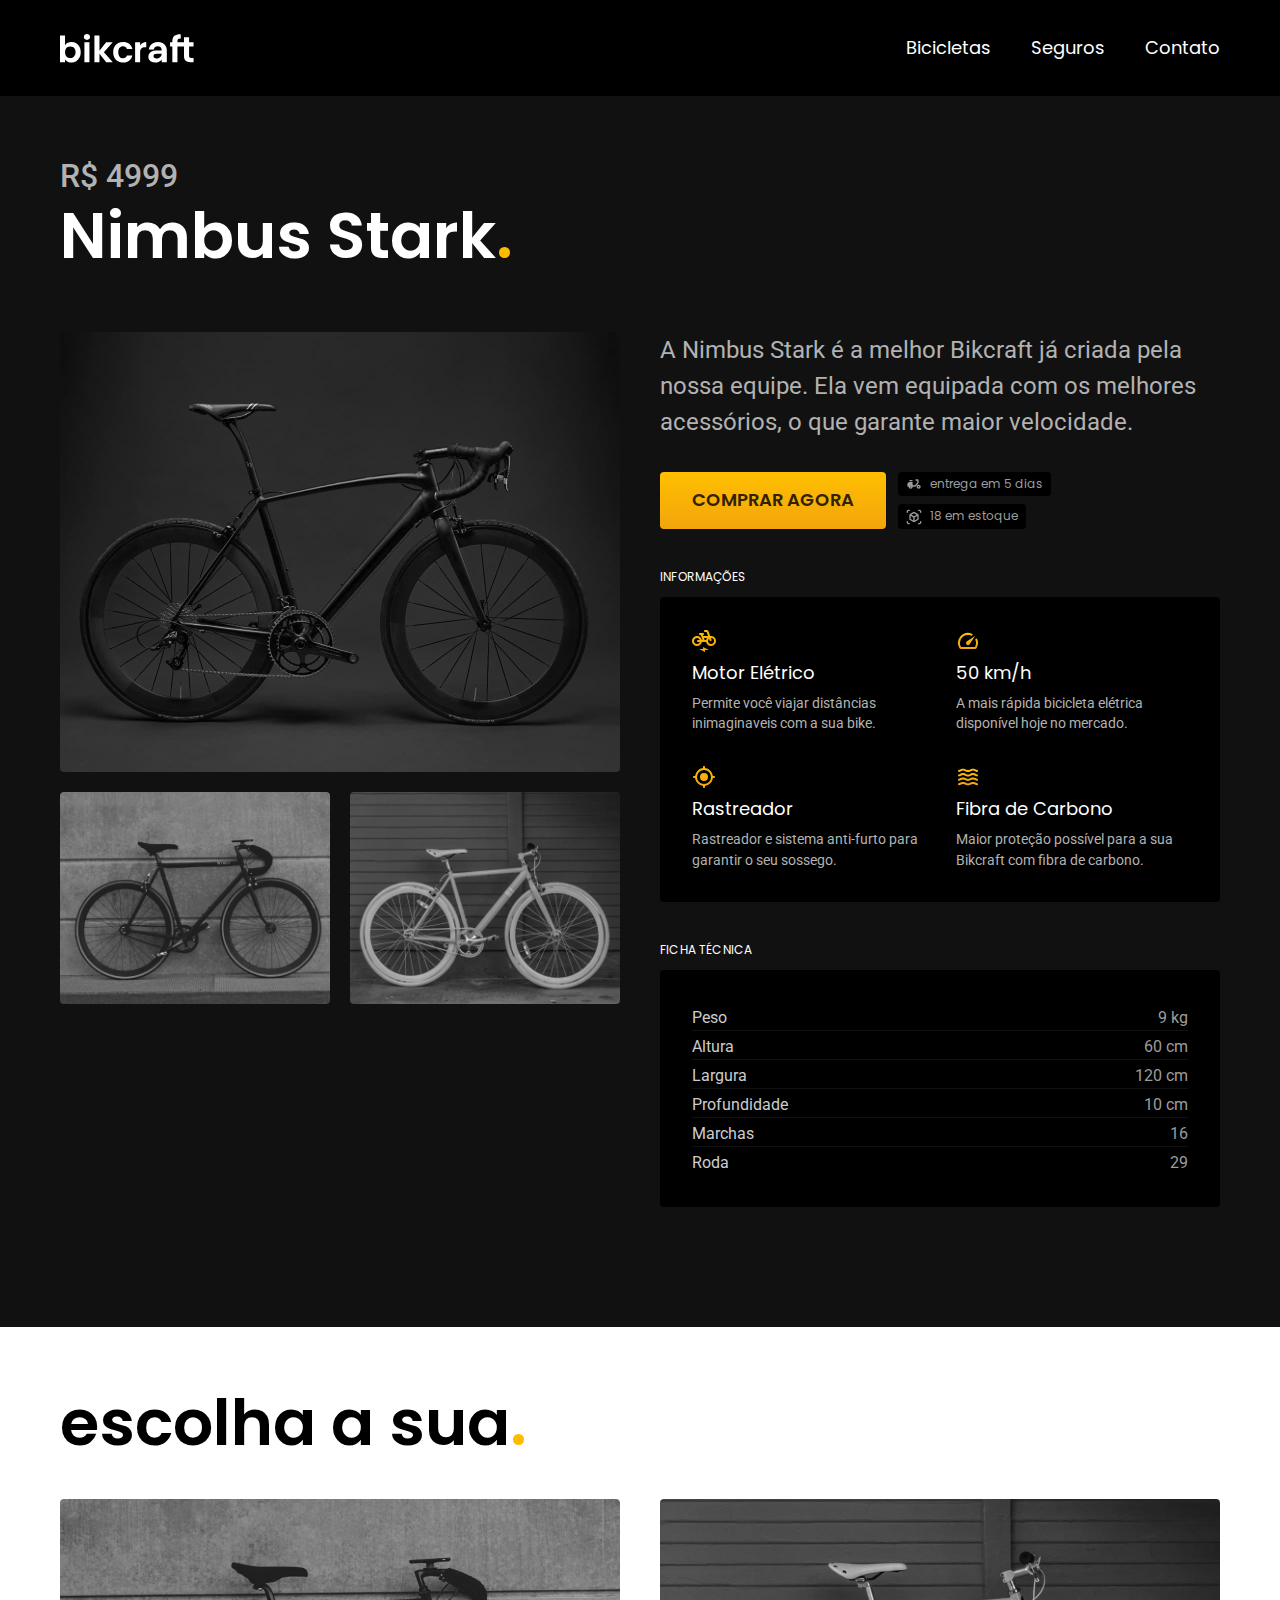
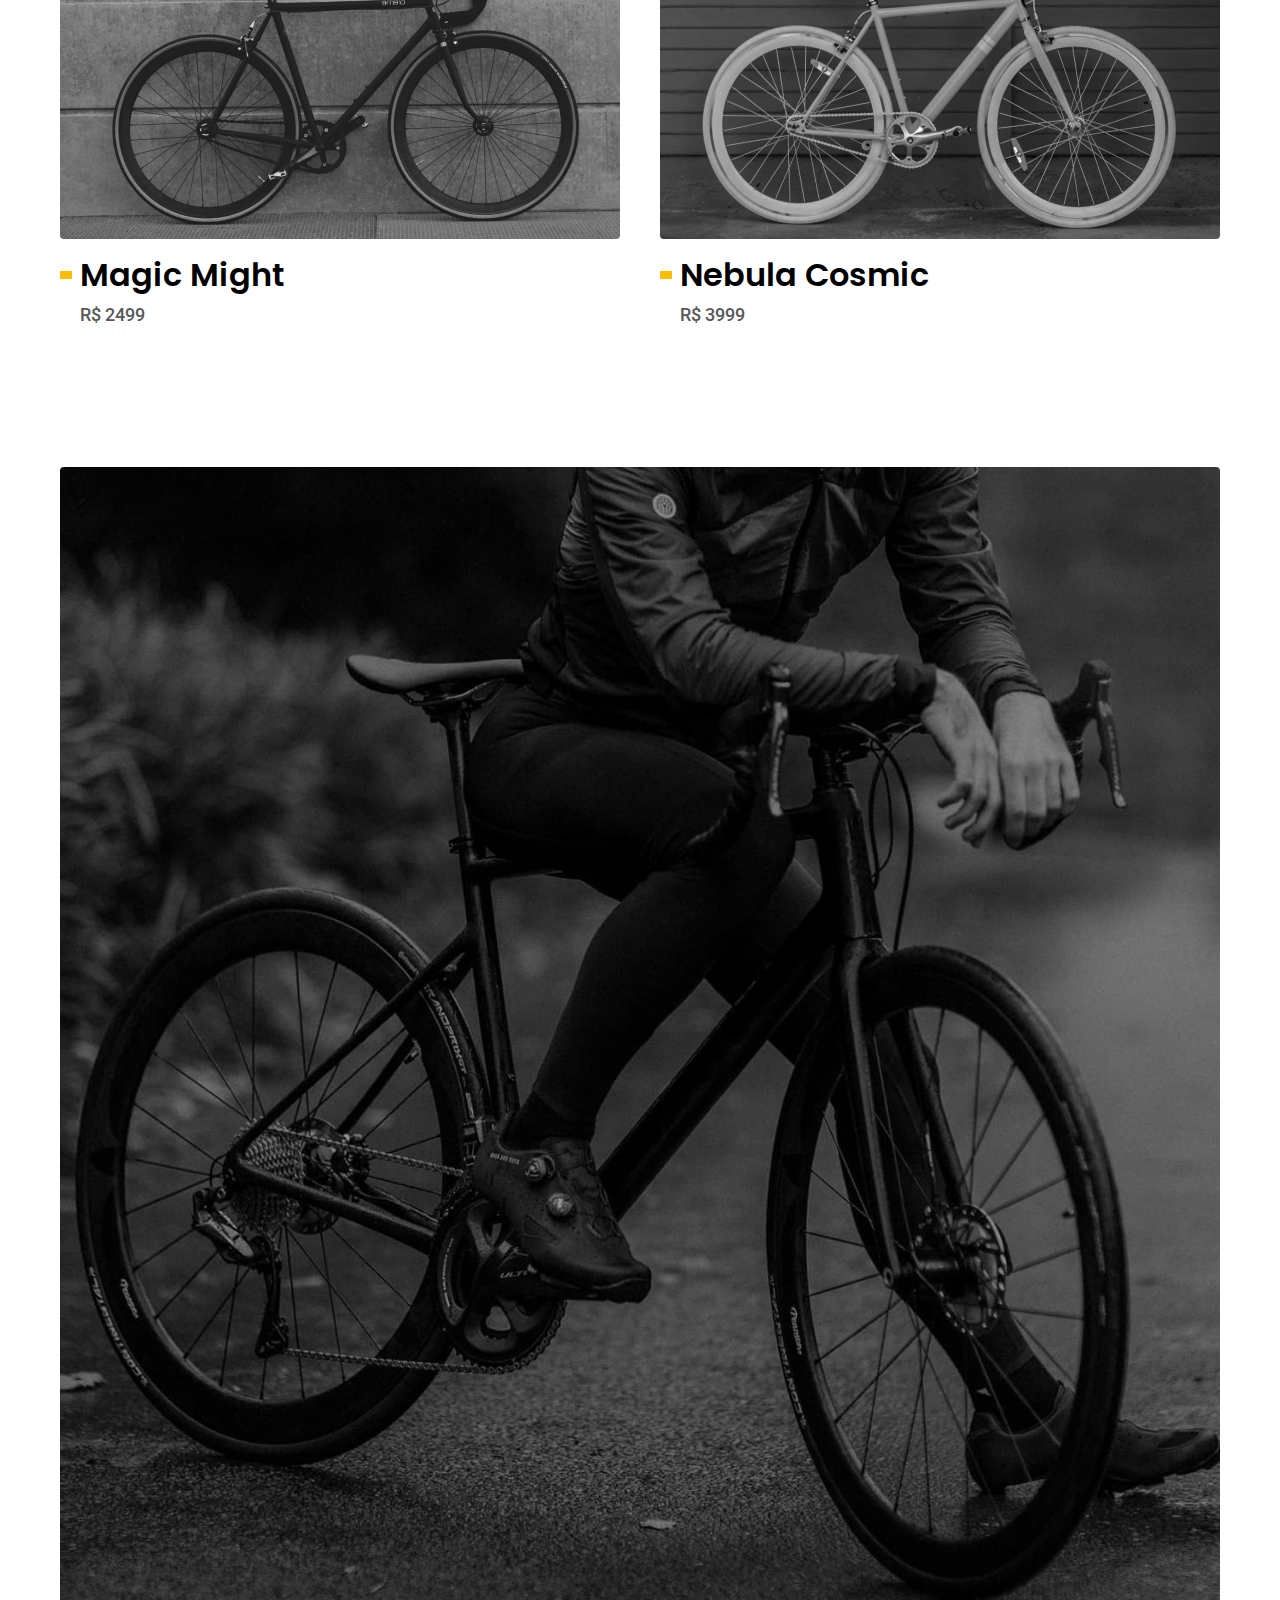
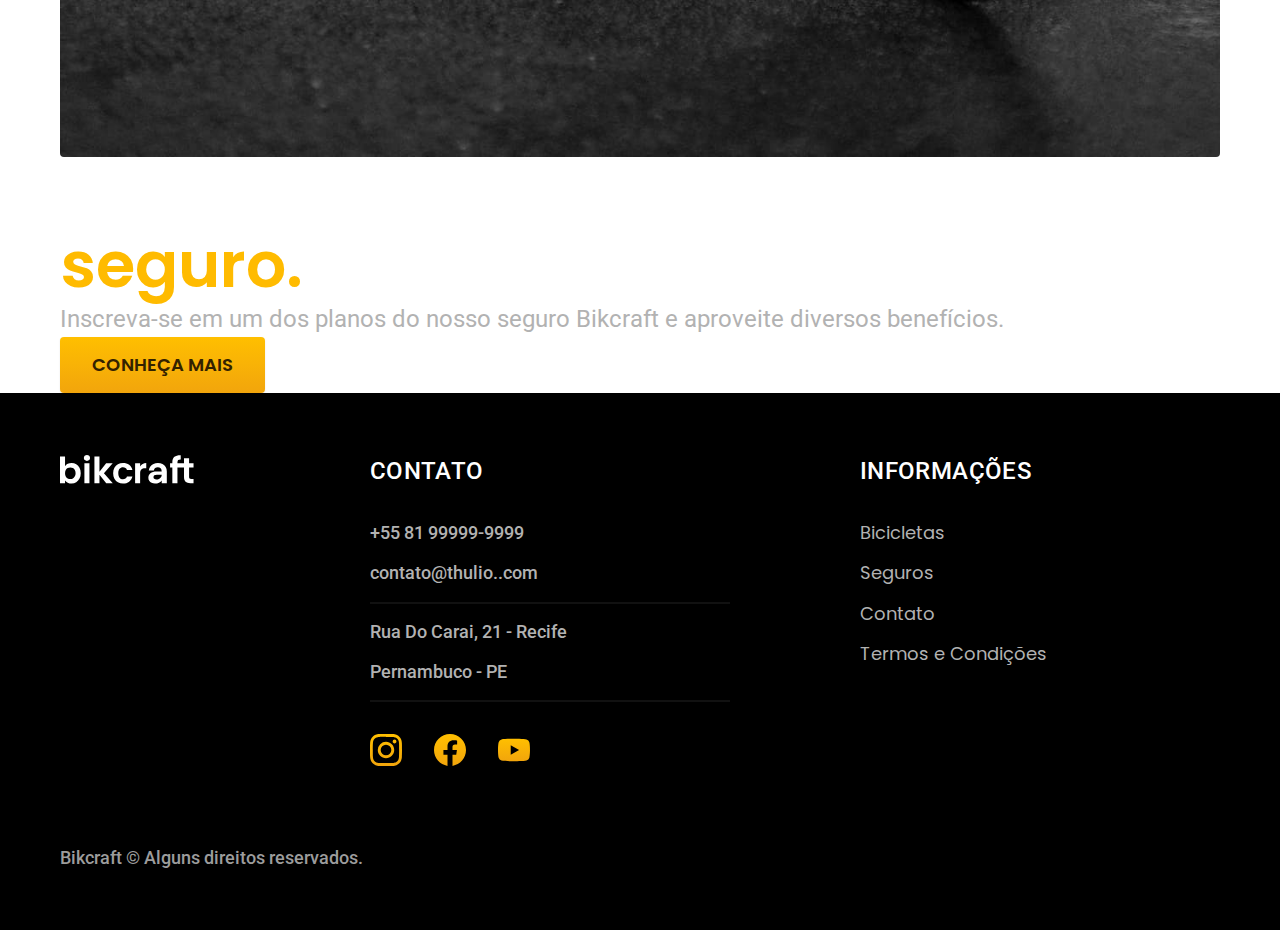
<file: bicicletas/magic.html>
<!DOCTYPE html>
<html lang="pt-br">

<head>
  <meta charset="UTF-8">
  <meta name="viewport" content="width=device-width, initial-scale=1..0">

  <title>Termos e Condições / Bikcraft</title>
  <meta name="description" content="Bicicletas elétricas de alta precisão e qualidade,  feitas sob medida para o cliente.. Explore o mundo na sua velocidade com a Bikcraft..">

  <link rel="stylesheet" href="../css/style.css">
</head>

<body id="bicicleta">
  <header class="header-bg">
    <div class="header container">
      <a href="../">
        <img src="../img/bikcraft.svg" alt="Bikcraft">
      </a>

      <nav aria-label="primaria">
        <ul class="header-menu font-1-m cor-0">
          <li><a href="../bicicletas.html">Bicicletas</a></li>
          <li><a href="../seguros.html">Seguros</a></li>
          <li><a href="../contato.html">Contato</a></li>
        </ul>
      </nav>
    </div>
  </header>

  <main class="titulo-bg">
    <div>
      <div class="titulo container">
        <p class="font-2-xl cor-5">R$ 4999</p>
        <h1 class="font-1-xxl cor-0">Nimbus Stark<span class="cor-p1">.</span></h1>
      </div>
    </div>
    <div class="bicicleta container">
      <div class="bicicleta-imagens">
        <img src="../img/bicicleta/nimbus1.jpg" alt="">
        <img src="../img/bicicleta/nimbus2.jpg" alt="">
        <img src="../img/bicicleta/nimbus3.jpg" alt="">
      </div>
      <div class="bicicleta-conteudo">
        <p class="font-2-l cor-5">A Nimbus Stark é a melhor Bikcraft já criada pela nossa equipe. Ela vem equipada com os melhores acessórios, o que garante maior velocidade.</p>
        <div class="bicicleta-comprar">
          <a class="botao" href="../orcamento.html">Comprar Agora</a>
          <span class="font-1-xs cor-6"><img src="../img/icones/entrega.svg" alt=""> entrega em 5 dias</span>
          <span class="font-1-xs cor-6"><img src="../img/icones/estoque.svg" alt=""> 18 em estoque</span>
        </div>

        <h2 class="font-1-xs cor-0">Informações</h2>
        <ul class="bicicleta-informacoes">
          <li>
            <img src="../img/icones/eletrica.svg" alt="">
            <h3 class="font-1-m cor-0">Motor Elétrico</h3>
            <p class="font-2-xs cor-5">Permite você viajar distâncias inimaginaveis com a sua bike.</p>
          </li>
          <li>
            <img src="../img/icones/velocidade.svg" alt="">
            <h3 class="font-1-m cor-0">50 km/h</h3>
            <p class="font-2-xs cor-5">A mais rápida bicicleta elétrica disponível hoje no mercado.</p>
          </li>
          <li>
            <img src="../img/icones/rastreador.svg" alt="">
            <h3 class="font-1-m cor-0">Rastreador</h3>
            <p class="font-2-xs cor-5">Rastreador e sistema anti-furto para garantir o seu sossego.</p>
          </li>
          <li>
            <img src="../img/icones/carbono.svg" alt="">
            <h3 class="font-1-m cor-0">Fibra de Carbono</h3>
            <p class="font-2-xs cor-5">Maior proteção possível para a sua Bikcraft com fibra de carbono.</p>
          </li>
        </ul>
        <h2 class="font-1-xs cor-0">Ficha Técnica</h2>
        <ul class="bicicleta-ficha font-2-s cor-4">
          <li>Peso <span>9 kg</span></li>
          <li>Altura <span>60 cm</span></li>
          <li>Largura <span>120 cm</span></li>
          <li>Profundidade <span>10 cm</span></li>
          <li>Marchas <span>16</span></li>
          <li>Roda <span>29</span></li>
        </ul>
      </div>
    </div>
  </main>

  <article class="bicicletas-lista container">
    <h2 class=" font-1-xxl">escolha a sua<span class="cor-p1">.</span></h2>

    <ul>
      <li>
        <a href="./magic.html">
          <img src="../img/bicicletas/magic.jpg" alt="Bicicleta preta">
          <h3 class="font-1-xl">Magic Might</h3>
          <span class="font-2-m cor-8">R$ 2499</span>
        </a>
      </li>
      <li>
        <a href="./nebula.html">
          <img src="../img/bicicletas/nebula.jpg" alt="Bicicleta preta">
          <h3 class="font-1-xl">Nebula Cosmic</h3>
          <span class="font-2-m cor-8">R$ 3999</span>
        </a>
      </li>
    </ul>
  </article>

  <article class="seguro-bg">
    <div class="seguro container">
      <div class="seguro-imagem">
        <img src="../img/fotos/seguros.jpg" alt="">
      </div>
      <div class="seguro-conteudo">
        <h2 class="font-1-xxl cor-0">Pedale mais tranquilo com o nosso <span class="cor-p1">seguro.</span></h2>
        <p class="font-2-l cor-5">Inscreva-se em um dos planos do nosso seguro Bikcraft e aproveite diversos benefícios.</p>
        <a botao class="botao" href="../seguros.html">Conheça Mais</a>
      </div>
    </div>
  </article>

  <footer class="footer-bg">
    <div class="footer container">
      <img src="../img/bikcraft.svg" alt="">
      <div class="footer-contato">
        <h3 class="font-2-l-b cor-0">Contato</h3>
        <ul class="font-2-m cor-5">
          <li><a href="tel:+558199999">+55 81 99999-9999</a></li>
          <li><a href="mailto:contato@thulio..com">contato@thulio..com</a></li>
          <li>Rua Do Carai, 21 - Recife</li>
          <li>Pernambuco - PE</li>
        </ul>
        <div class="footer-redes">
          <a href="../">
            <img src="../img/redes/instagram-p.svg" alt="">
          </a>
          <a href="../">
            <img src="../img/redes/facebook-p.svg" alt="">
          </a>
          <a href="../">
            <img src="../img/redes/youtube-p.svg" alt="">
          </a>
          </a>
        </div>
      </div>
      <div class="footer-informacoes">
        <h3 class="font-2-l-b cor-0">Informações</h3>
        <nav>
          <ul class="font-1-m cor-5">
            <li><a href="../bicicletas.html">Bicicletas</a></li>
            <li><a href="../seguros.html">Seguros</a></li>
            <li><a href="../contato.html">Contato</a></li>
            <li><a href="../termos.html">Termos e Condições</a></li>
          </ul>
        </nav>
      </div>
      <p class=" footer-copy font-2-m cor-6">Bikcraft © Alguns direitos reservados.</p>
    </div>
  </footer>
</body>

</html>
</file>
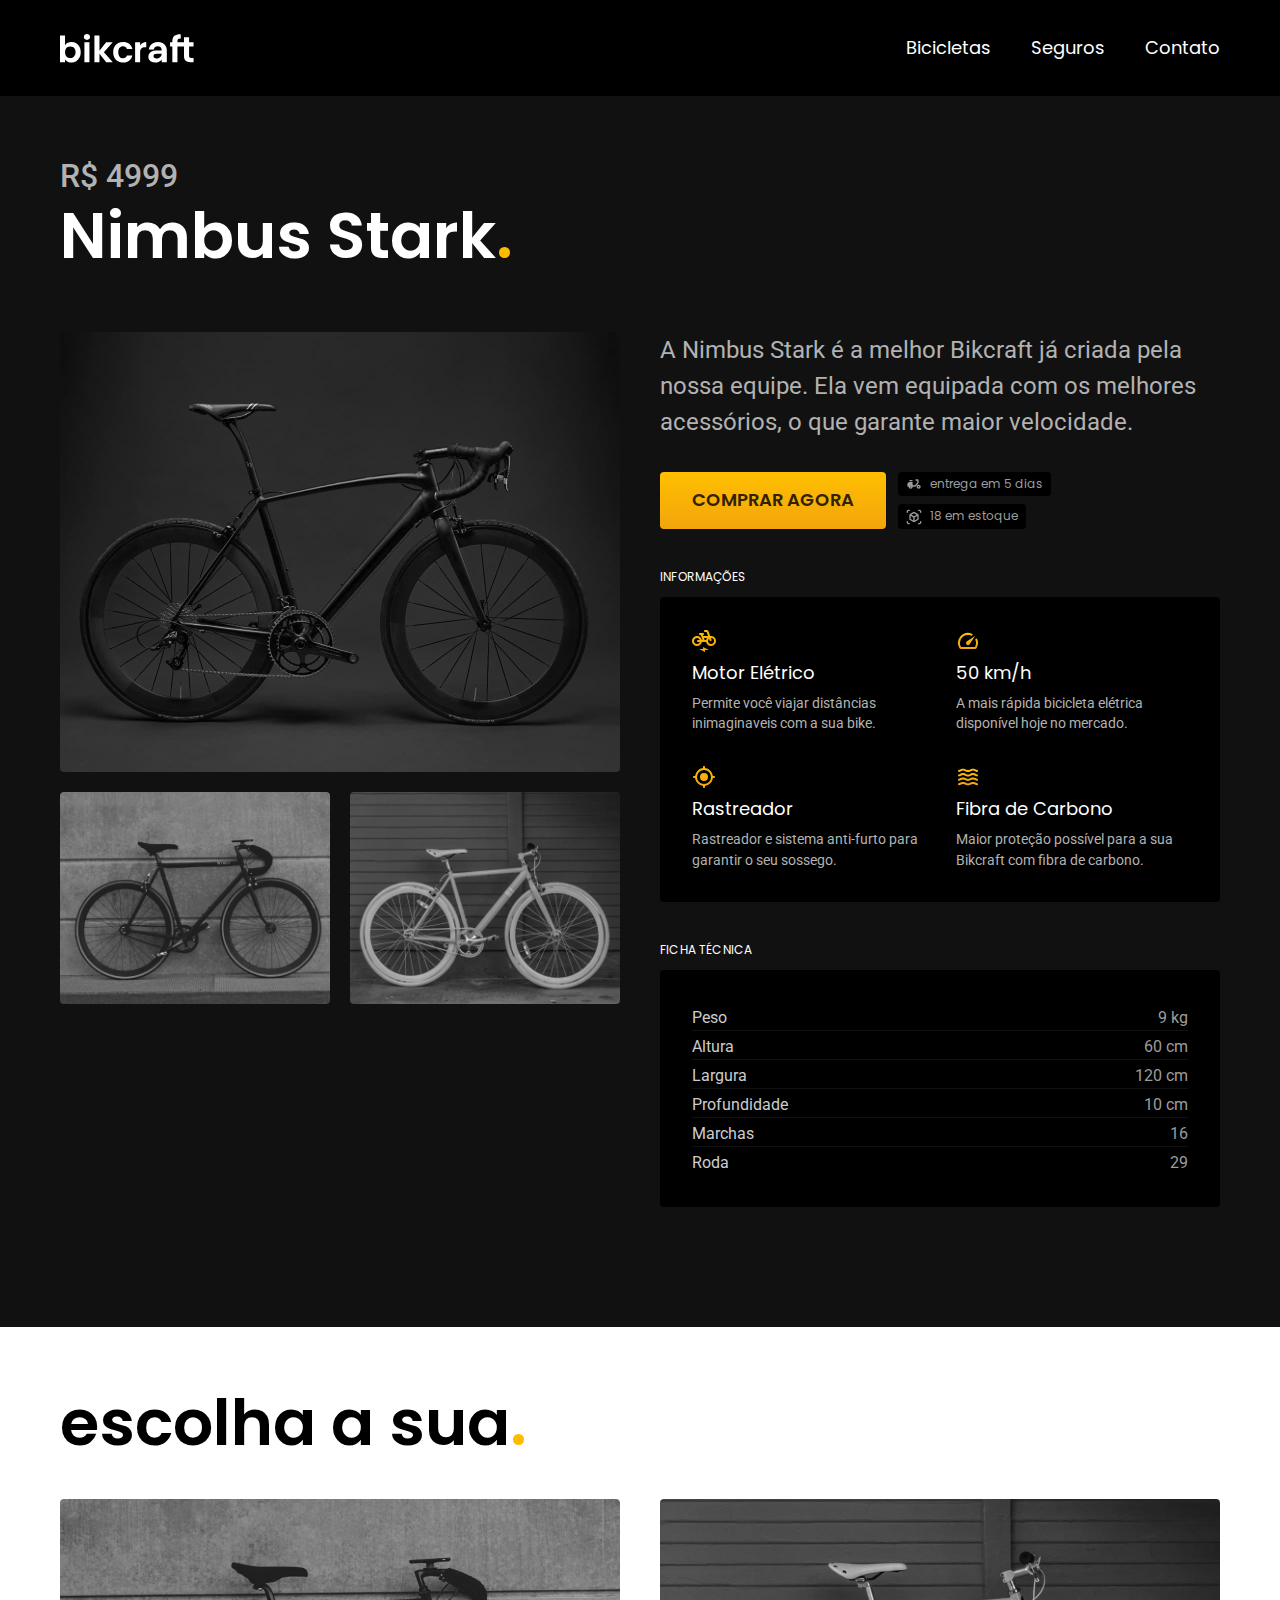
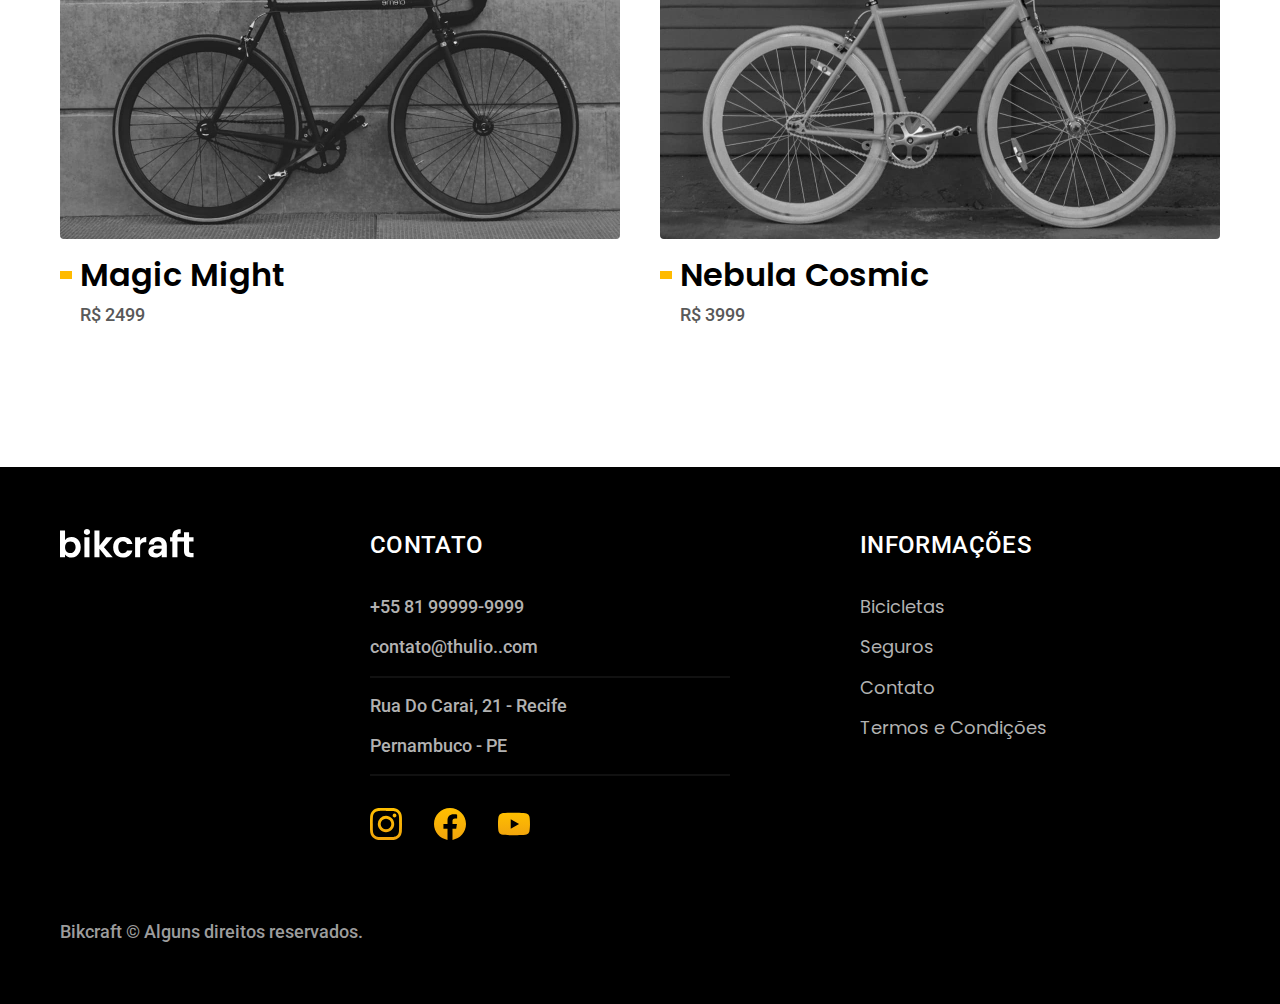
<file: bicicletas/nimbus.html>
<!DOCTYPE html>
<html lang="pt-br">

<head>
  <meta charset="UTF-8">
  <meta name="viewport" content="width=device-width, initial-scale=1..0">

  <title>Termos e Condições / Bikcraft</title>
  <meta name="description" content="Bicicletas elétricas de alta precisão e qualidade,  feitas sob medida para o cliente.. Explore o mundo na sua velocidade com a Bikcraft..">

  <link rel="stylesheet" href="../css/style.css">
</head>

<body id="bicicleta">
  <header class="header-bg">
    <div class="header container">
      <a href="../">
        <img src="../img/bikcraft.svg" alt="Bikcraft">
      </a>

      <nav aria-label="primaria">
        <ul class="header-menu font-1-m cor-0">
          <li><a href="../bicicletas.html">Bicicletas</a></li>
          <li><a href="../seguros.html">Seguros</a></li>
          <li><a href="../contato.html">Contato</a></li>
        </ul>
      </nav>
    </div>
  </header>

  <main class="titulo-bg">
    <div>
      <div class="titulo container">
        <p class="font-2-xl cor-5">R$ 4999</p>
        <h1 class="font-1-xxl cor-0">Nimbus Stark<span class="cor-p1">.</span></h1>
      </div>
    </div>
    <div class="bicicleta container">
      <div class="bicicleta-imagens">
        <img src="../img/bicicleta/nimbus1.jpg" alt="">
        <img src="../img/bicicleta/nimbus2.jpg" alt="">
        <img src="../img/bicicleta/nimbus3.jpg" alt="">
      </div>
      <div class="bicicleta-conteudo">
        <p class="font-2-l cor-5">A Nimbus Stark é a melhor Bikcraft já criada pela nossa equipe. Ela vem equipada com os melhores acessórios, o que garante maior velocidade.</p>
        <div class="bicicleta-comprar">
          <a class="botao" href="../orcamento.html">Comprar Agora</a>
          <span class="font-1-xs cor-6"><img src="../img/icones/entrega.svg" alt=""> entrega em 5 dias</span>
          <span class="font-1-xs cor-6"><img src="../img/icones/estoque.svg" alt=""> 18 em estoque</span>
        </div>

        <h2 class="font-1-xs cor-0">Informações</h2>
        <ul class="bicicleta-informacoes">
          <li>
            <img src="../img/icones/eletrica.svg" alt="">
            <h3 class="font-1-m cor-0">Motor Elétrico</h3>
            <p class="font-2-xs cor-5">Permite você viajar distâncias inimaginaveis com a sua bike.</p>
          </li>
          <li>
            <img src="../img/icones/velocidade.svg" alt="">
            <h3 class="font-1-m cor-0">50 km/h</h3>
            <p class="font-2-xs cor-5">A mais rápida bicicleta elétrica disponível hoje no mercado.</p>
          </li>
          <li>
            <img src="../img/icones/rastreador.svg" alt="">
            <h3 class="font-1-m cor-0">Rastreador</h3>
            <p class="font-2-xs cor-5">Rastreador e sistema anti-furto para garantir o seu sossego.</p>
          </li>
          <li>
            <img src="../img/icones/carbono.svg" alt="">
            <h3 class="font-1-m cor-0">Fibra de Carbono</h3>
            <p class="font-2-xs cor-5">Maior proteção possível para a sua Bikcraft com fibra de carbono.</p>
          </li>
        </ul>
        <h2 class="font-1-xs cor-0">Ficha Técnica</h2>
        <ul class="bicicleta-ficha font-2-s cor-4">
          <li>Peso <span>9 kg</span></li>
          <li>Altura <span>60 cm</span></li>
          <li>Largura <span>120 cm</span></li>
          <li>Profundidade <span>10 cm</span></li>
          <li>Marchas <span>16</span></li>
          <li>Roda <span>29</span></li>
        </ul>
      </div>
    </div>
  </main>

  <article class="bicicletas-lista container">
    <h2 class=" font-1-xxl">escolha a sua<span class="cor-p1">.</span></h2>

    <ul>
      <li>
        <a href="./magic.html">
          <img src="../img/bicicletas/magic.jpg" alt="Bicicleta preta">
          <h3 class="font-1-xl">Magic Might</h3>
          <span class="font-2-m cor-8">R$ 2499</span>
        </a>
      </li>
      <li>
        <a href="./nebula.html">
          <img src="../img/bicicletas/nebula.jpg" alt="Bicicleta preta">
          <h3 class="font-1-xl">Nebula Cosmic</h3>
          <span class="font-2-m cor-8">R$ 3999</span>
        </a>
      </li>
    </ul>
  </article>

  <footer class="footer-bg">
    <div class="footer container">
      <img src="../img/bikcraft.svg" alt="">
      <div class="footer-contato">
        <h3 class="font-2-l-b cor-0">Contato</h3>
        <ul class="font-2-m cor-5">
          <li><a href="tel:+558199999">+55 81 99999-9999</a></li>
          <li><a href="mailto:contato@thulio..com">contato@thulio..com</a></li>
          <li>Rua Do Carai, 21 - Recife</li>
          <li>Pernambuco - PE</li>
        </ul>
        <div class="footer-redes">
          <a href="../">
            <img src="../img/redes/instagram-p.svg" alt="">
          </a>
          <a href="../">
            <img src="../img/redes/facebook-p.svg" alt="">
          </a>
          <a href="../">
            <img src="../img/redes/youtube-p.svg" alt="">
          </a>
          </a>
        </div>
      </div>
      <div class="footer-informacoes">
        <h3 class="font-2-l-b cor-0">Informações</h3>
        <nav>
          <ul class="font-1-m cor-5">
            <li><a href="../bicicletas.html">Bicicletas</a></li>
            <li><a href="../seguros.html">Seguros</a></li>
            <li><a href="../contato.html">Contato</a></li>
            <li><a href="../termos.html">Termos e Condições</a></li>
          </ul>
        </nav>
      </div>
      <p class=" footer-copy font-2-m cor-6">Bikcraft © Alguns direitos reservados.</p>
    </div>
  </footer>
</body>

</html>
</file>
<file: css/style.css>
@import url(./bicicletas/bicicletas-lista.css);
@import url(./bicicletas/bicicletas.css);
@import url(./bicicleta/bicicleta.css);
/* global */
@import url(./global/global.css);
@import url(./global/header.css);
@import url(./global/footer.css);


/* utilidades */
@import url(./utilidades/tipografia.css);
@import url(./utilidades/componentes.css);
@import url(./utilidades/cores.css);


/* home */
@import url(./home/tecnologia.css);
@import url(./home/parceiros.css);
@import url(./home/depoimento.css);
@import url(./home/intro.css);

/* font */
@import url('https://fonts.googleapis.com/css2?family=Merriweather:ital,wght@1,900&family=Poppins:wght@400;600&family=Roboto:wght@400;500&display=swap');

/* seguros */
@import url(./seguros/seguros.css);
@import url(./seguros/vantagens.css);
@import url(./seguros/perguntas.css);

/* termos */
@import url(./termos/termos.css);
</file>
